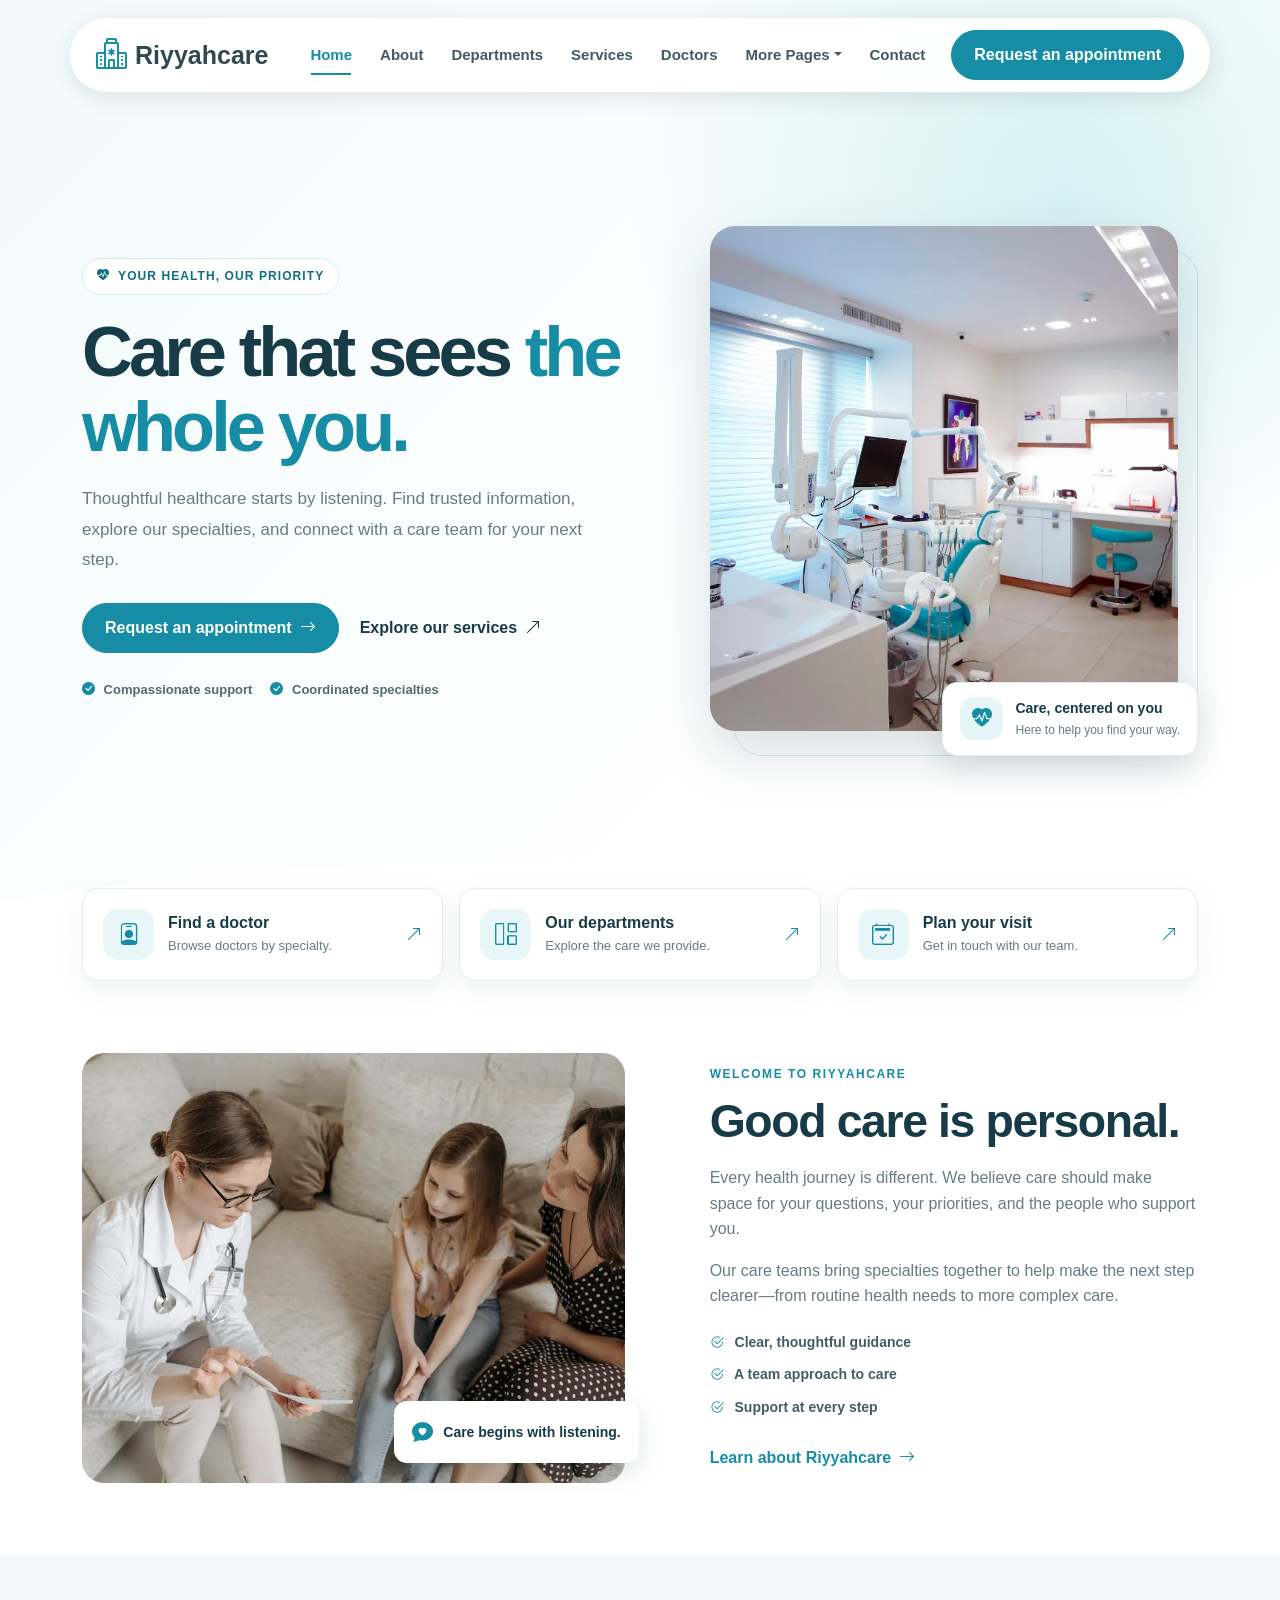
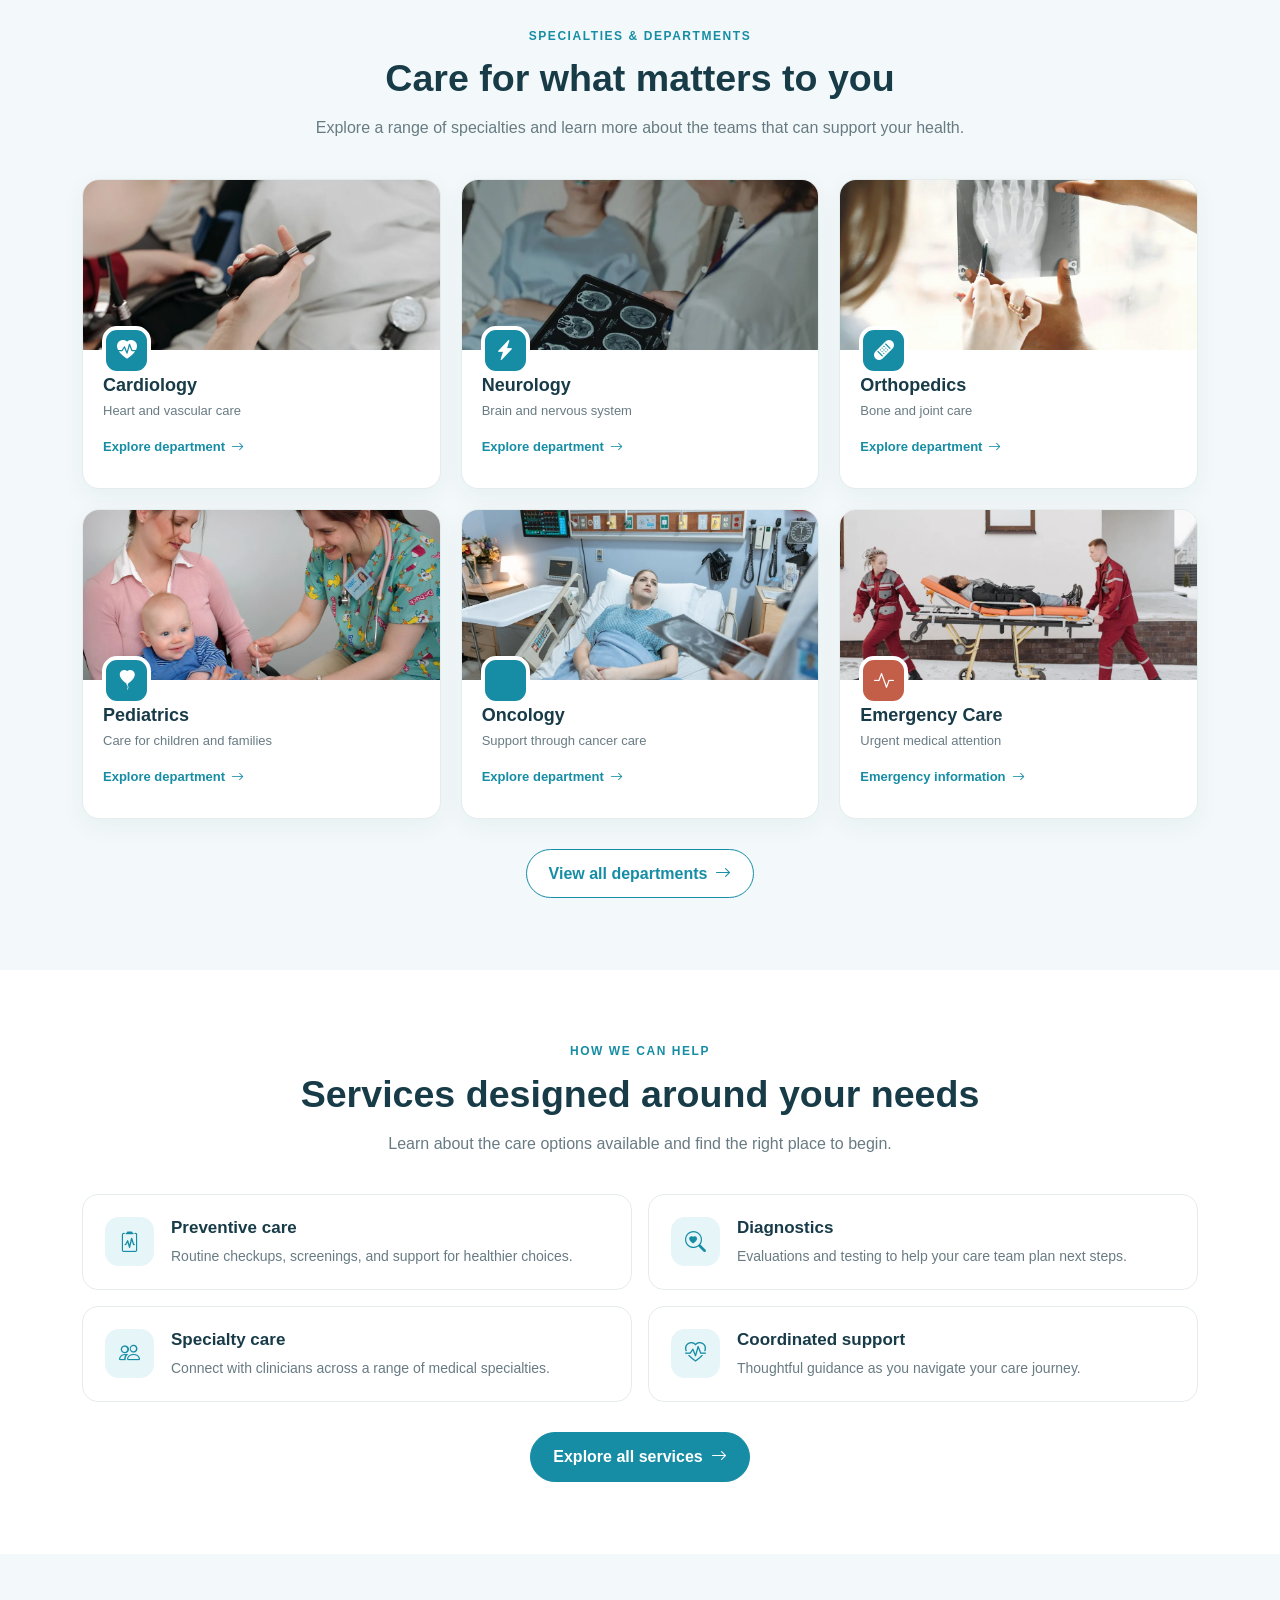
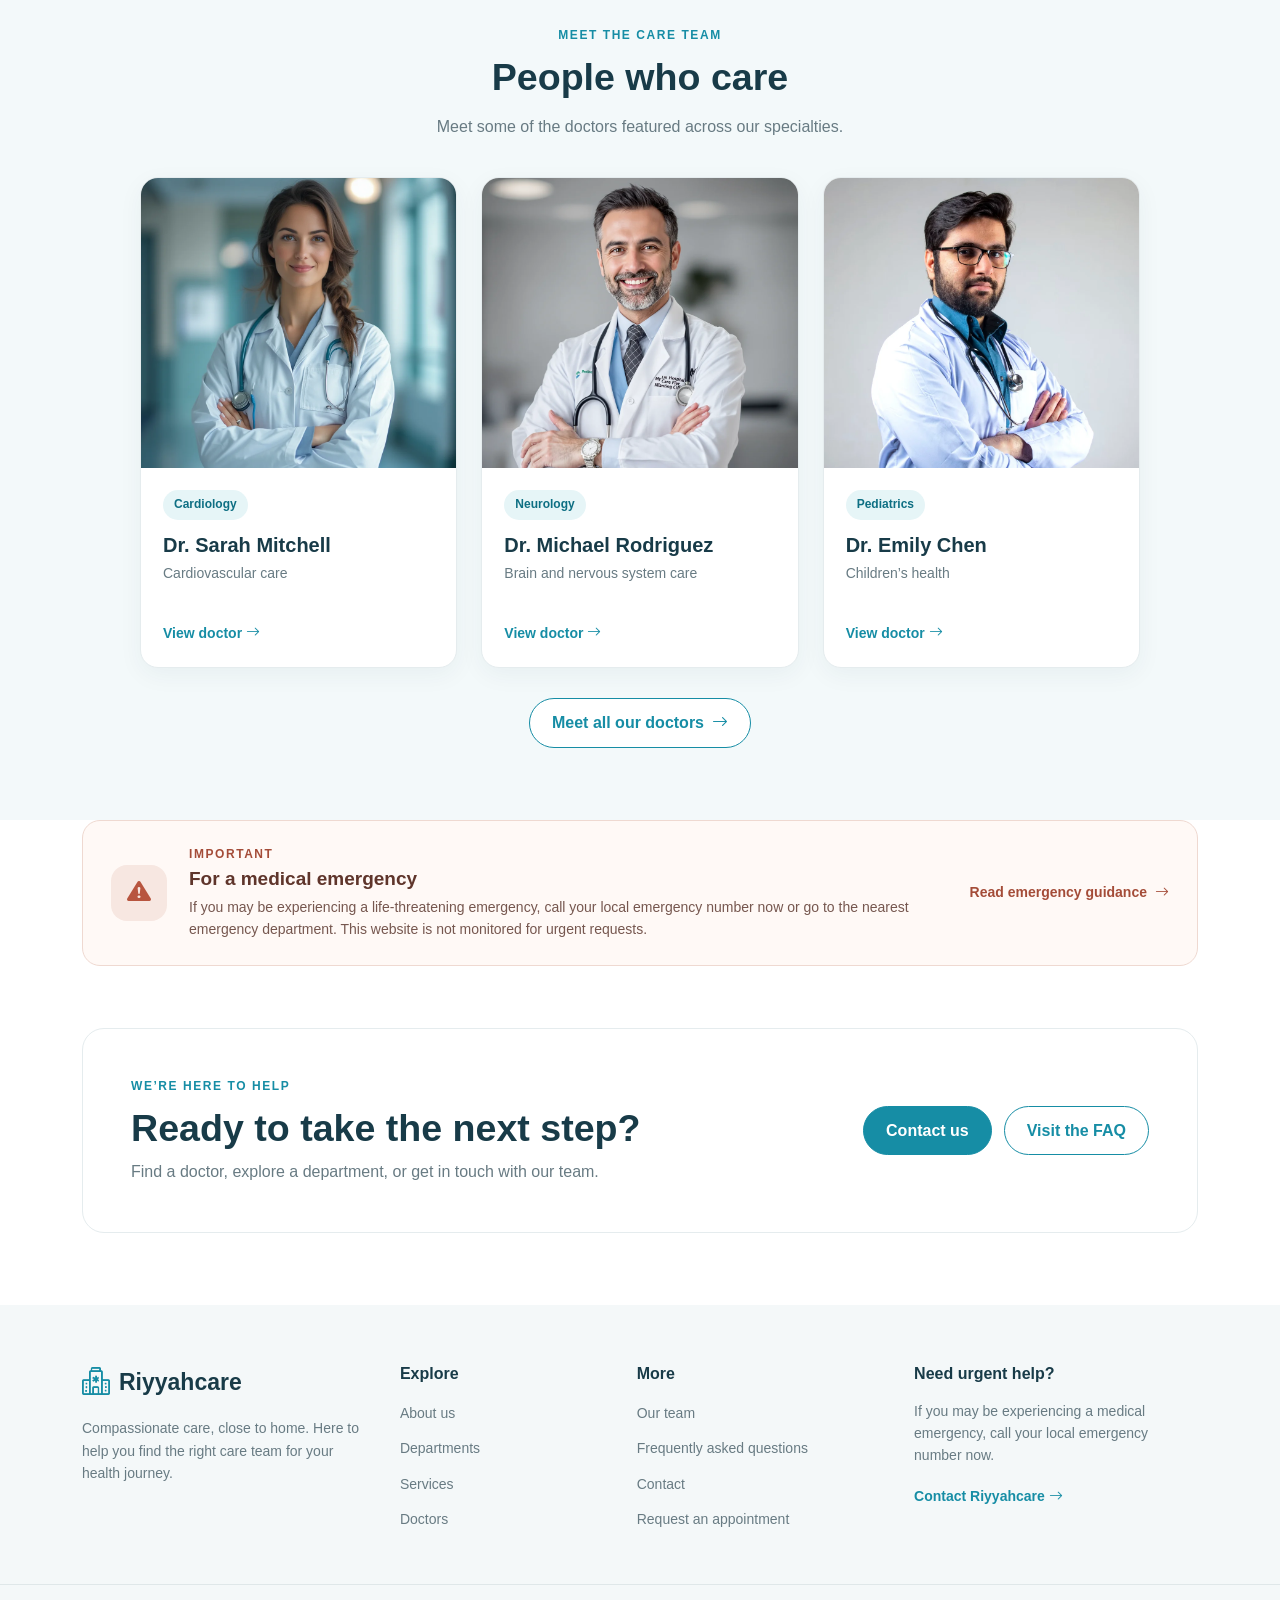
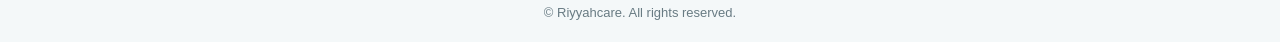
<file: index.html>
<!doctype html>
<html lang="en">

<head>
    <meta charset="UTF-8">
    <meta name="viewport" content="width=device-width, initial-scale=1">
    <meta name="description"
        content="Explore Riyyahcare departments, services, and doctors. Find thoughtful healthcare for every stage of your health journey.">
    <title>Riyyahcare | Compassionate Healthcare</title>
    <link href="https://cdn.jsdelivr.net/npm/bootstrap@5.3.8/dist/css/bootstrap.min.css" rel="stylesheet">
    <link rel="stylesheet" href="https://cdn.jsdelivr.net/npm/bootstrap-icons@1.11.3/font/bootstrap-icons.min.css">
    <link rel="stylesheet" href="site-pages.css">
    <link rel="stylesheet" href="home.css">
</head>

<body class="site-page home-page">
    <nav class="navbar navbar-expand-lg custom-navbar fixed-top container" aria-label="Main navigation">
        <div class="container">
            <a class="navbar-brand logo" href="index.html" aria-label="Riyyahcare home"><i class="bi bi-hospital"
                    aria-hidden="true"></i><span>Riyyahcare</span></a>
            <button class="navbar-toggler" type="button" data-bs-toggle="collapse" data-bs-target="#navbarNav"
                aria-controls="navbarNav" aria-expanded="false" aria-label="Toggle navigation"><i class="bi bi-list"
                    aria-hidden="true"></i></button>
            <div class="collapse navbar-collapse" id="navbarNav">
                <ul class="navbar-nav mx-auto align-items-lg-center">
                    <li class="nav-item"><a class="nav-link active" href="index.html" aria-current="page">Home</a></li>
                    <li class="nav-item"><a class="nav-link" href="About.html">About</a></li>
                    <li class="nav-item"><a class="nav-link" href="Document.html">Departments</a></li>
                    <li class="nav-item"><a class="nav-link" href="Services.html">Services</a></li>
                    <li class="nav-item"><a class="nav-link" href="Doctors.html">Doctors</a></li>
                    <li class="nav-item dropdown">
                        <a class="nav-link dropdown-toggle" href="#" id="morePagesDropdown" role="button"
                            data-bs-toggle="dropdown" aria-expanded="false">More Pages</a>
                        <ul class="dropdown-menu" aria-labelledby="morePagesDropdown">
                            <li><a class="dropdown-item" href="About.html">About Us</a></li>
                            <li><a class="dropdown-item" href="Our-Team.html">Our Team</a></li>
                            <li><a class="dropdown-item" href="FAQ.html">FAQ</a></li>
                        </ul>
                    </li>
                    <li class="nav-item"><a class="nav-link" href="Contact.html">Contact</a></li>
                </ul>
                <a href="Contact.html#appointment" class="appointment-btn">Request an appointment</a>
            </div>
        </div>
    </nav>

    <main>
        <section class="home-hero">
            <div class="container home-hero-content">
                <div class="home-hero-copy">
                    <span class="home-eyebrow"><i class="bi bi-heart-pulse-fill" aria-hidden="true"></i> YOUR HEALTH,
                        OUR PRIORITY</span>
                    <h1>Care that sees <span>the whole you.</span></h1>
                    <p>Thoughtful healthcare starts by listening. Find trusted information, explore our specialties, and
                        connect with a care team for your next step.</p>
                    <div class="home-hero-actions">
                        <a class="btn-primary-pill" href="Contact.html#appointment">Request an appointment <i
                                class="bi bi-arrow-right" aria-hidden="true"></i></a>
                        <a class="home-text-link" href="Services.html">Explore our services <i
                                class="bi bi-arrow-up-right" aria-hidden="true"></i></a>
                    </div>
                    <div class="hero-trust-points">
                        <span><i class="bi bi-check-circle-fill" aria-hidden="true"></i> Compassionate support</span>
                        <span><i class="bi bi-check-circle-fill" aria-hidden="true"></i> Coordinated specialties</span>
                    </div>
                </div>
                <div class="home-hero-image">
                    <img src="asset/facilities-1.webp" alt="Bright, modern healthcare facility" fetchpriority="high">
                    <div class="hero-image-note"><span class="hero-note-icon"><i class="bi bi-heart-pulse-fill"
                                aria-hidden="true"></i></span>
                        <div><strong>Care, centered on you</strong><span>Here to help you find your way.</span></div>
                    </div>
                </div>
            </div>
            <div class="hero-wave" aria-hidden="true"></div>
        </section>

        <section class="home-pathways" aria-label="Quick links">
            <div class="container pathways-grid">
                <a class="pathway-card" href="Doctors.html"><span><i class="bi bi-person-badge"
                            aria-hidden="true"></i></span>
                    <div>
                        <h2>Find a doctor</h2>
                        <p>Browse doctors by specialty.</p>
                    </div><i class="bi bi-arrow-up-right pathway-arrow" aria-hidden="true"></i>
                </a>
                <a class="pathway-card" href="Document.html"><span><i class="bi bi-grid-1x2"
                            aria-hidden="true"></i></span>
                    <div>
                        <h2>Our departments</h2>
                        <p>Explore the care we provide.</p>
                    </div><i class="bi bi-arrow-up-right pathway-arrow" aria-hidden="true"></i>
                </a>
                <a class="pathway-card" href="Contact.html#appointment"><span><i class="bi bi-calendar2-check"
                            aria-hidden="true"></i></span>
                    <div>
                        <h2>Plan your visit</h2>
                        <p>Get in touch with our team.</p>
                    </div><i class="bi bi-arrow-up-right pathway-arrow" aria-hidden="true"></i>
                </a>
            </div>
        </section>

        <section class="content-section home-about">
            <div class="container home-about-grid">
                <div class="home-about-image">
                    <img src="asset/consultation-3.webp" alt="A clinician listening to a patient during a consultation"
                        loading="lazy">
                    <div class="about-image-caption"><i class="bi bi-chat-heart-fill" aria-hidden="true"></i><span>Care
                            begins with listening.</span></div>
                </div>
                <div class="home-about-copy">
                    <span class="eyebrow">WELCOME TO RIYYAHCARE</span>
                    <h2>Good care is personal.</h2>
                    <p>Every health journey is different. We believe care should make space for your questions, your
                        priorities, and the people who support you.</p>
                    <p>Our care teams bring specialties together to help make the next step clearer—from routine health
                        needs to more complex care.</p>
                    <div class="about-benefits">
                        <span><i class="bi bi-check2-circle" aria-hidden="true"></i> Clear, thoughtful guidance</span>
                        <span><i class="bi bi-check2-circle" aria-hidden="true"></i> A team approach to care</span>
                        <span><i class="bi bi-check2-circle" aria-hidden="true"></i> Support at every step</span>
                    </div>
                    <a class="text-link" href="About.html">Learn about Riyyahcare <i class="bi bi-arrow-right"
                            aria-hidden="true"></i></a>
                </div>
            </div>
        </section>

        <section class="content-section soft-section home-departments">
            <div class="container">
                <div class="section-heading">
                    <span class="eyebrow">SPECIALTIES & DEPARTMENTS</span>
                    <h2>Care for what matters to you</h2>
                    <p>Explore a range of specialties and learn more about the teams that can support your health.</p>
                </div>
                <div class="home-department-grid">
                    <a class="home-department-card" href="Document.html#departments"><img src="asset/cardiology-3.webp"
                            alt="Cardiology" loading="lazy"><span class="department-icon"><i
                                class="bi bi-heart-pulse-fill" aria-hidden="true"></i></span>
                        <div>
                            <h3>Cardiology</h3>
                            <p>Heart and vascular care</p><span class="department-link">Explore department <i
                                    class="bi bi-arrow-right" aria-hidden="true"></i></span>
                        </div>
                    </a>
                    <a class="home-department-card" href="Document.html#departments"><img src="asset/neurology-2.webp"
                            alt="Neurology" loading="lazy"><span class="department-icon"><i
                                class="bi bi-lightning-charge-fill" aria-hidden="true"></i></span>
                        <div>
                            <h3>Neurology</h3>
                            <p>Brain and nervous system</p><span class="department-link">Explore department <i
                                    class="bi bi-arrow-right" aria-hidden="true"></i></span>
                        </div>
                    </a>
                    <a class="home-department-card" href="Document.html#departments"><img src="asset/orthopedics-4.webp"
                            alt="Orthopedics" loading="lazy"><span class="department-icon"><i class="bi bi-bandaid-fill"
                                aria-hidden="true"></i></span>
                        <div>
                            <h3>Orthopedics</h3>
                            <p>Bone and joint care</p><span class="department-link">Explore department <i
                                    class="bi bi-arrow-right" aria-hidden="true"></i></span>
                        </div>
                    </a>
                    <a class="home-department-card" href="Document.html#departments"><img src="asset/pediatrics-3.webp"
                            alt="Pediatrics" loading="lazy"><span class="department-icon"><i
                                class="bi bi-balloon-heart-fill" aria-hidden="true"></i></span>
                        <div>
                            <h3>Pediatrics</h3>
                            <p>Care for children and families</p><span class="department-link">Explore department <i
                                    class="bi bi-arrow-right" aria-hidden="true"></i></span>
                        </div>
                    </a>
                    <a class="home-department-card" href="Document.html#departments"><img src="asset/oncology-4.webp"
                            alt="Oncology" loading="lazy"><span class="department-icon"><i class="bi bi-ribbon"
                                aria-hidden="true"></i></span>
                        <div>
                            <h3>Oncology</h3>
                            <p>Support through cancer care</p><span class="department-link">Explore department <i
                                    class="bi bi-arrow-right" aria-hidden="true"></i></span>
                        </div>
                    </a>
                    <a class="home-department-card" href="Document.html#departments"><img src="asset/emergency-2.webp"
                            alt="Emergency care" loading="lazy"><span class="department-icon department-icon-urgent"><i
                                class="bi bi-activity" aria-hidden="true"></i></span>
                        <div>
                            <h3>Emergency Care</h3>
                            <p>Urgent medical attention</p><span class="department-link">Emergency information <i
                                    class="bi bi-arrow-right" aria-hidden="true"></i></span>
                        </div>
                    </a>
                </div>
                <div class="section-action"><a class="btn-outline-pill" href="Document.html">View all departments <i
                            class="bi bi-arrow-right" aria-hidden="true"></i></a></div>
            </div>
        </section>

        <section class="content-section home-services">
            <div class="container">
                <div class="section-heading">
                    <span class="eyebrow">HOW WE CAN HELP</span>
                    <h2>Services designed around your needs</h2>
                    <p>Learn about the care options available and find the right place to begin.</p>
                </div>
                <div class="home-services-grid">
                    <article class="home-service-card"><span><i class="bi bi-clipboard2-pulse"
                                aria-hidden="true"></i></span>
                        <div>
                            <h3>Preventive care</h3>
                            <p>Routine checkups, screenings, and support for healthier choices.</p>
                        </div>
                    </article>
                    <article class="home-service-card"><span><i class="bi bi-search-heart"
                                aria-hidden="true"></i></span>
                        <div>
                            <h3>Diagnostics</h3>
                            <p>Evaluations and testing to help your care team plan next steps.</p>
                        </div>
                    </article>
                    <article class="home-service-card"><span><i class="bi bi-people" aria-hidden="true"></i></span>
                        <div>
                            <h3>Specialty care</h3>
                            <p>Connect with clinicians across a range of medical specialties.</p>
                        </div>
                    </article>
                    <article class="home-service-card"><span><i class="bi bi-heart-pulse" aria-hidden="true"></i></span>
                        <div>
                            <h3>Coordinated support</h3>
                            <p>Thoughtful guidance as you navigate your care journey.</p>
                        </div>
                    </article>
                </div>
                <div class="section-action"><a class="btn-primary-pill" href="Services.html">Explore all services <i
                            class="bi bi-arrow-right" aria-hidden="true"></i></a></div>
            </div>
        </section>

        <section class="content-section soft-section home-doctors">
            <div class="container">
                <div class="section-heading">
                    <span class="eyebrow">MEET THE CARE TEAM</span>
                    <h2>People who care</h2>
                    <p>Meet some of the doctors featured across our specialties.</p>
                </div>
                <div class="doctor-grid home-doctor-grid">
                    <article class="doctor-card"><img src="asset/staff-3.webp" alt="Dr. Sarah Mitchell, cardiologist"
                            loading="lazy">
                        <div class="doctor-card-body"><span class="doctor-specialty">Cardiology</span>
                            <h3>Dr. Sarah Mitchell</h3>
                            <p>Cardiovascular care</p><a href="Doctors.html">View doctor <i class="bi bi-arrow-right"
                                    aria-hidden="true"></i></a>
                        </div>
                    </article>
                    <article class="doctor-card"><img src="asset/staff-7.webp" alt="Dr. Michael Rodriguez, neurologist"
                            loading="lazy">
                        <div class="doctor-card-body"><span class="doctor-specialty">Neurology</span>
                            <h3>Dr. Michael Rodriguez</h3>
                            <p>Brain and nervous system care</p><a href="Doctors.html">View doctor <i
                                    class="bi bi-arrow-right" aria-hidden="true"></i></a>
                        </div>
                    </article>
                    <article class="doctor-card"><img src="asset/staff-1.webp" alt="Dr. Emily Chen, pediatrician"
                            loading="lazy">
                        <div class="doctor-card-body"><span class="doctor-specialty">Pediatrics</span>
                            <h3>Dr. Emily Chen</h3>
                            <p>Children’s health</p><a href="Doctors.html">View doctor <i class="bi bi-arrow-right"
                                    aria-hidden="true"></i></a>
                        </div>
                    </article>
                </div>
                <div class="section-action"><a class="btn-outline-pill" href="Doctors.html">Meet all our doctors <i
                            class="bi bi-arrow-right" aria-hidden="true"></i></a></div>
            </div>
        </section>

        <section class="home-emergency-section" aria-labelledby="emergency-title">
            <div class="container">
                <div class="home-emergency">
                    <span class="home-emergency-icon"><i class="bi bi-exclamation-triangle-fill"
                            aria-hidden="true"></i></span>
                    <div><span class="eyebrow">IMPORTANT</span>
                        <h2 id="emergency-title">For a medical emergency</h2>
                        <p>If you may be experiencing a life-threatening emergency, call your local emergency number now
                            or go to the nearest emergency department. This website is not monitored for urgent
                            requests.</p>
                    </div>
                    <a href="FAQ.html">Read emergency guidance <i class="bi bi-arrow-right" aria-hidden="true"></i></a>
                </div>
            </div>
        </section>

        <section class="content-section home-final-cta">
            <div class="container">
                <div class="callout-panel">
                    <div><span class="eyebrow">WE’RE HERE TO HELP</span>
                        <h2>Ready to take the next step?</h2>
                        <p>Find a doctor, explore a department, or get in touch with our team.</p>
                    </div>
                    <div class="callout-actions"><a class="btn-primary-pill" href="Contact.html#appointment">Contact
                            us</a><a class="btn-outline-pill" href="FAQ.html">Visit the FAQ</a></div>
                </div>
            </div>
        </section>
    </main>

    <footer class="site-footer">
        <div class="container footer-grid">
            <div class="footer-about"><a class="footer-brand" href="index.html"><i class="bi bi-hospital"
                        aria-hidden="true"></i> Riyyahcare</a>
                <p>Compassionate care, close to home. Here to help you find the right care team for your health journey.
                </p>
            </div>
            <div>
                <h2>Explore</h2>
                <ul>
                    <li><a href="About.html">About us</a></li>
                    <li><a href="Document.html">Departments</a></li>
                    <li><a href="Services.html">Services</a></li>
                    <li><a href="Doctors.html">Doctors</a></li>
                </ul>
            </div>
            <div>
                <h2>More</h2>
                <ul>
                    <li><a href="Our-Team.html">Our team</a></li>
                    <li><a href="FAQ.html">Frequently asked questions</a></li>
                    <li><a href="Contact.html">Contact</a></li>
                    <li><a href="Contact.html#appointment">Request an appointment</a></li>
                </ul>
            </div>
            <div class="footer-emergency">
                <h2>Need urgent help?</h2>
                <p>If you may be experiencing a medical emergency, call your local emergency number now.</p><a
                    href="Contact.html">Contact Riyyahcare <i class="bi bi-arrow-right" aria-hidden="true"></i></a>
            </div>
        </div>
        <div class="copyright">
            <div class="container">
                <p>© Riyyahcare. All rights reserved.</p>
            </div>
        </div>
    </footer>
    <script src="https://cdn.jsdelivr.net/npm/bootstrap@5.3.8/dist/js/bootstrap.bundle.min.js"></script>
</body>

</html>
</file>
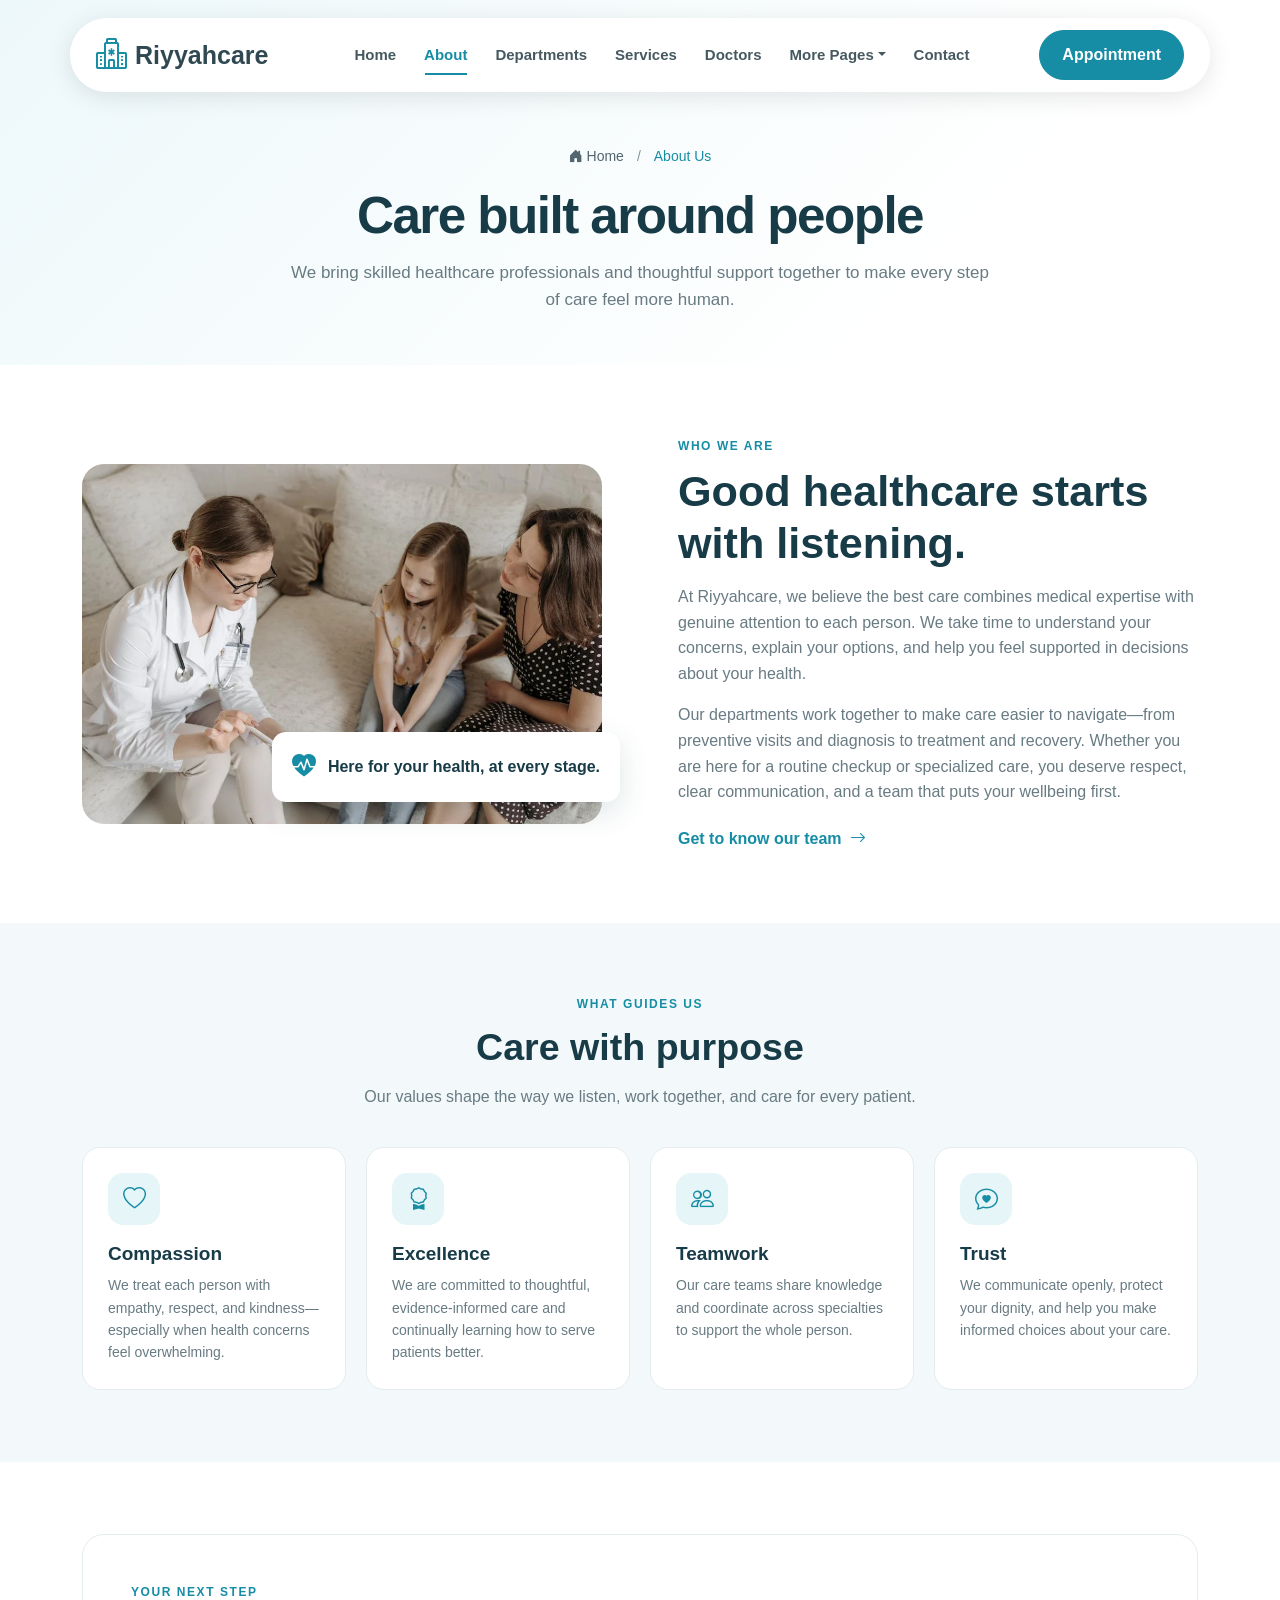
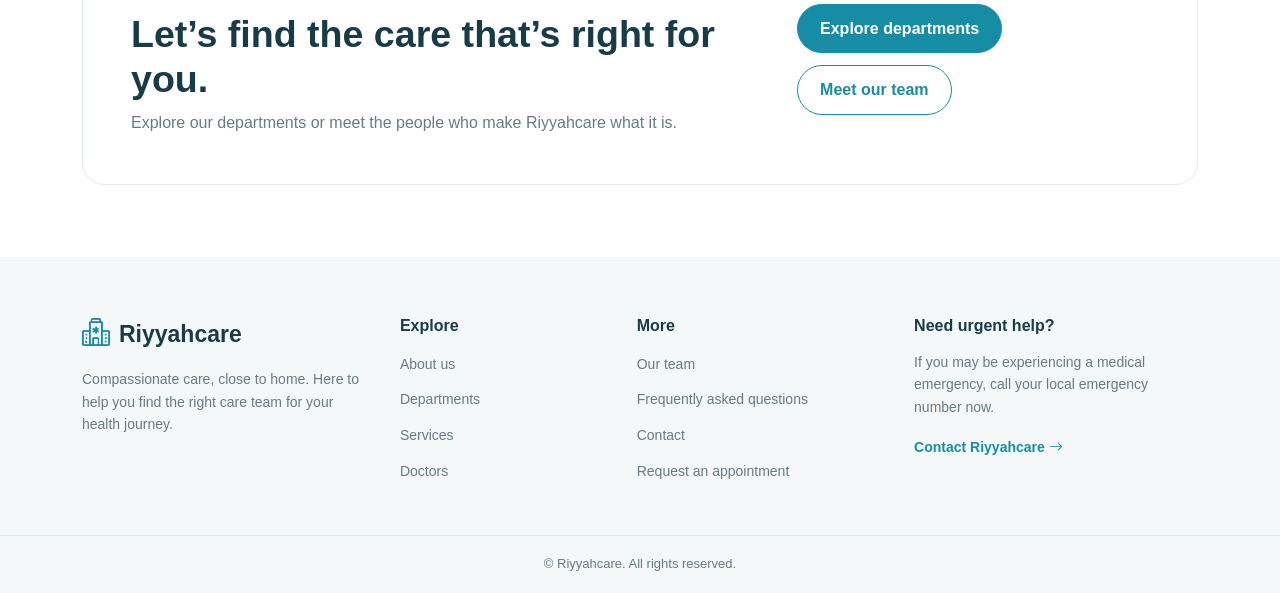
<file: About.html>
<!doctype html>
<html lang="en">

<head>
    <meta charset="UTF-8">
    <meta name="viewport" content="width=device-width, initial-scale=1">
    <meta name="description"
        content="Learn about Riyyahcare and our commitment to compassionate, coordinated healthcare.">
    <title>About Us | Riyyahcare</title>
    <link href="https://cdn.jsdelivr.net/npm/bootstrap@5.3.8/dist/css/bootstrap.min.css" rel="stylesheet">
    <link rel="stylesheet" href="https://cdn.jsdelivr.net/npm/bootstrap-icons@1.11.3/font/bootstrap-icons.min.css">
    <link rel="stylesheet" href="site-pages.css">
</head>

<body class="site-page">
    <nav class="navbar navbar-expand-lg custom-navbar fixed-top container" aria-label="Main navigation">
        <div class="container">
            <a class="navbar-brand logo" href="index.html"><i class="bi bi-hospital"
                    aria-hidden="true"></i><span>Riyyahcare</span></a>
            <button class="navbar-toggler" type="button" data-bs-toggle="collapse" data-bs-target="#navbarNav"
                aria-controls="navbarNav" aria-expanded="false" aria-label="Toggle navigation">
                <i class="bi bi-list" aria-hidden="true"></i>
            </button>
            <div class="collapse navbar-collapse" id="navbarNav">
                <ul class="navbar-nav mx-auto align-items-lg-center">
                    <li class="nav-item"><a class="nav-link" href="index.html">Home</a></li>
                    <li class="nav-item"><a class="nav-link active" href="About.html" aria-current="page">About</a></li>
                    <li class="nav-item"><a class="nav-link" href="Document.html">Departments</a></li>
                    <li class="nav-item"><a class="nav-link" href="Services.html">Services</a></li>
                    <li class="nav-item"><a class="nav-link" href="Doctors.html">Doctors</a></li>
                    <li class="nav-item dropdown">
                        <a class="nav-link dropdown-toggle" href="#" id="morePagesDropdown" role="button"
                            data-bs-toggle="dropdown" aria-expanded="false">More Pages</a>
                        <ul class="dropdown-menu" aria-labelledby="morePagesDropdown">
                            <li><a class="dropdown-item" href="About.html">About Us</a></li>
                            <li><a class="dropdown-item" href="Our-Team.html">Our Team</a></li>
                            <li><a class="dropdown-item" href="FAQ.html">FAQ</a></li>
                        </ul>
                    </li>
                    <li class="nav-item"><a class="nav-link" href="Contact.html">Contact</a></li>
                </ul>
                <a href="Contact.html#appointment" class="appointment-btn">Appointment</a>
            </div>
        </div>
    </nav>

    <main>
        <header class="page-heading">
            <nav class="breadcrumb-section" aria-label="Breadcrumb"><a href="index.html"><i
                        class="bi bi-house-door-fill" aria-hidden="true"></i> Home</a><span
                    aria-hidden="true">/</span><span class="active" aria-current="page">About Us</span></nav>
            <h1>Care built around people</h1>
            <p>We bring skilled healthcare professionals and thoughtful support together to make every step of care feel
                more human.</p>
        </header>

        <section class="content-section">
            <div class="container">
                <div class="about-story">
                    <div class="about-story-image">
                        <img src="asset/consultation-3.webp"
                            alt="A clinician speaking with a patient during a consultation" loading="lazy">
                        <div class="image-note"><i class="bi bi-heart-pulse-fill" aria-hidden="true"></i><span>Here for
                                your health, at every stage.</span></div>
                    </div>
                    <div class="about-story-copy">
                        <span class="eyebrow">WHO WE ARE</span>
                        <h2>Good healthcare starts with listening.</h2>
                        <p>At Riyyahcare, we believe the best care combines medical expertise with genuine attention to
                            each person. We take time to understand your concerns, explain your options, and help you
                            feel supported in decisions about your health.</p>
                        <p>Our departments work together to make care easier to navigate—from preventive visits and
                            diagnosis to treatment and recovery. Whether you are here for a routine checkup or
                            specialized care, you deserve respect, clear communication, and a team that puts your
                            wellbeing first.</p>
                        <a class="text-link" href="Our-Team.html">Get to know our team <i class="bi bi-arrow-right"
                                aria-hidden="true"></i></a>
                    </div>
                </div>
            </div>
        </section>

        <section class="content-section soft-section">
            <div class="container">
                <div class="section-heading">
                    <span class="eyebrow">WHAT GUIDES US</span>
                    <h2>Care with purpose</h2>
                    <p>Our values shape the way we listen, work together, and care for every patient.</p>
                </div>
                <div class="value-grid">
                    <article class="value-card"><span class="value-icon"><i class="bi bi-heart"
                                aria-hidden="true"></i></span>
                        <h3>Compassion</h3>
                        <p>We treat each person with empathy, respect, and kindness—especially when health concerns feel
                            overwhelming.</p>
                    </article>
                    <article class="value-card"><span class="value-icon"><i class="bi bi-award"
                                aria-hidden="true"></i></span>
                        <h3>Excellence</h3>
                        <p>We are committed to thoughtful, evidence-informed care and continually learning how to serve
                            patients better.</p>
                    </article>
                    <article class="value-card"><span class="value-icon"><i class="bi bi-people"
                                aria-hidden="true"></i></span>
                        <h3>Teamwork</h3>
                        <p>Our care teams share knowledge and coordinate across specialties to support the whole person.
                        </p>
                    </article>
                    <article class="value-card"><span class="value-icon"><i class="bi bi-chat-heart"
                                aria-hidden="true"></i></span>
                        <h3>Trust</h3>
                        <p>We communicate openly, protect your dignity, and help you make informed choices about your
                            care.</p>
                    </article>
                </div>
            </div>
        </section>

        <section class="content-section">
            <div class="container">
                <div class="callout-panel">
                    <div><span class="eyebrow">YOUR NEXT STEP</span>
                        <h2>Let’s find the care that’s right for you.</h2>
                        <p>Explore our departments or meet the people who make Riyyahcare what it is.</p>
                    </div>
                    <div class="callout-actions"><a class="btn-primary-pill" href="Document.html">Explore
                            departments</a><a class="btn-outline-pill" href="Our-Team.html">Meet our team</a></div>
                </div>
            </div>
        </section>
    </main>

    <footer class="site-footer">
        <div class="container footer-grid">
            <div class="footer-about"><a class="footer-brand" href="index.html"><i class="bi bi-hospital"
                        aria-hidden="true"></i> Riyyahcare</a>
                <p>Compassionate care, close to home. Here to help you find the right care team for your health journey.
                </p>
            </div>
            <div>
                <h2>Explore</h2>
                <ul>
                    <li><a href="About.html">About us</a></li>
                    <li><a href="Document.html">Departments</a></li>
                    <li><a href="Services.html">Services</a></li>
                    <li><a href="Doctors.html">Doctors</a></li>
                </ul>
            </div>
            <div>
                <h2>More</h2>
                <ul>
                    <li><a href="Our-Team.html">Our team</a></li>
                    <li><a href="FAQ.html">Frequently asked questions</a></li>
                    <li><a href="Contact.html">Contact</a></li>
                    <li><a href="Contact.html#appointment">Request an appointment</a></li>
                </ul>
            </div>
            <div class="footer-emergency">
                <h2>Need urgent help?</h2>
                <p>If you may be experiencing a medical emergency, call your local emergency number now.</p><a
                    href="Contact.html">Contact Riyyahcare <i class="bi bi-arrow-right" aria-hidden="true"></i></a>
            </div>
        </div>
        <div class="copyright">
            <div class="container">
                <p>© Riyyahcare. All rights reserved.</p>
            </div>
        </div>
    </footer>
    <script src="https://cdn.jsdelivr.net/npm/bootstrap@5.3.8/dist/js/bootstrap.bundle.min.js"></script>
</body>

</html>
</file>
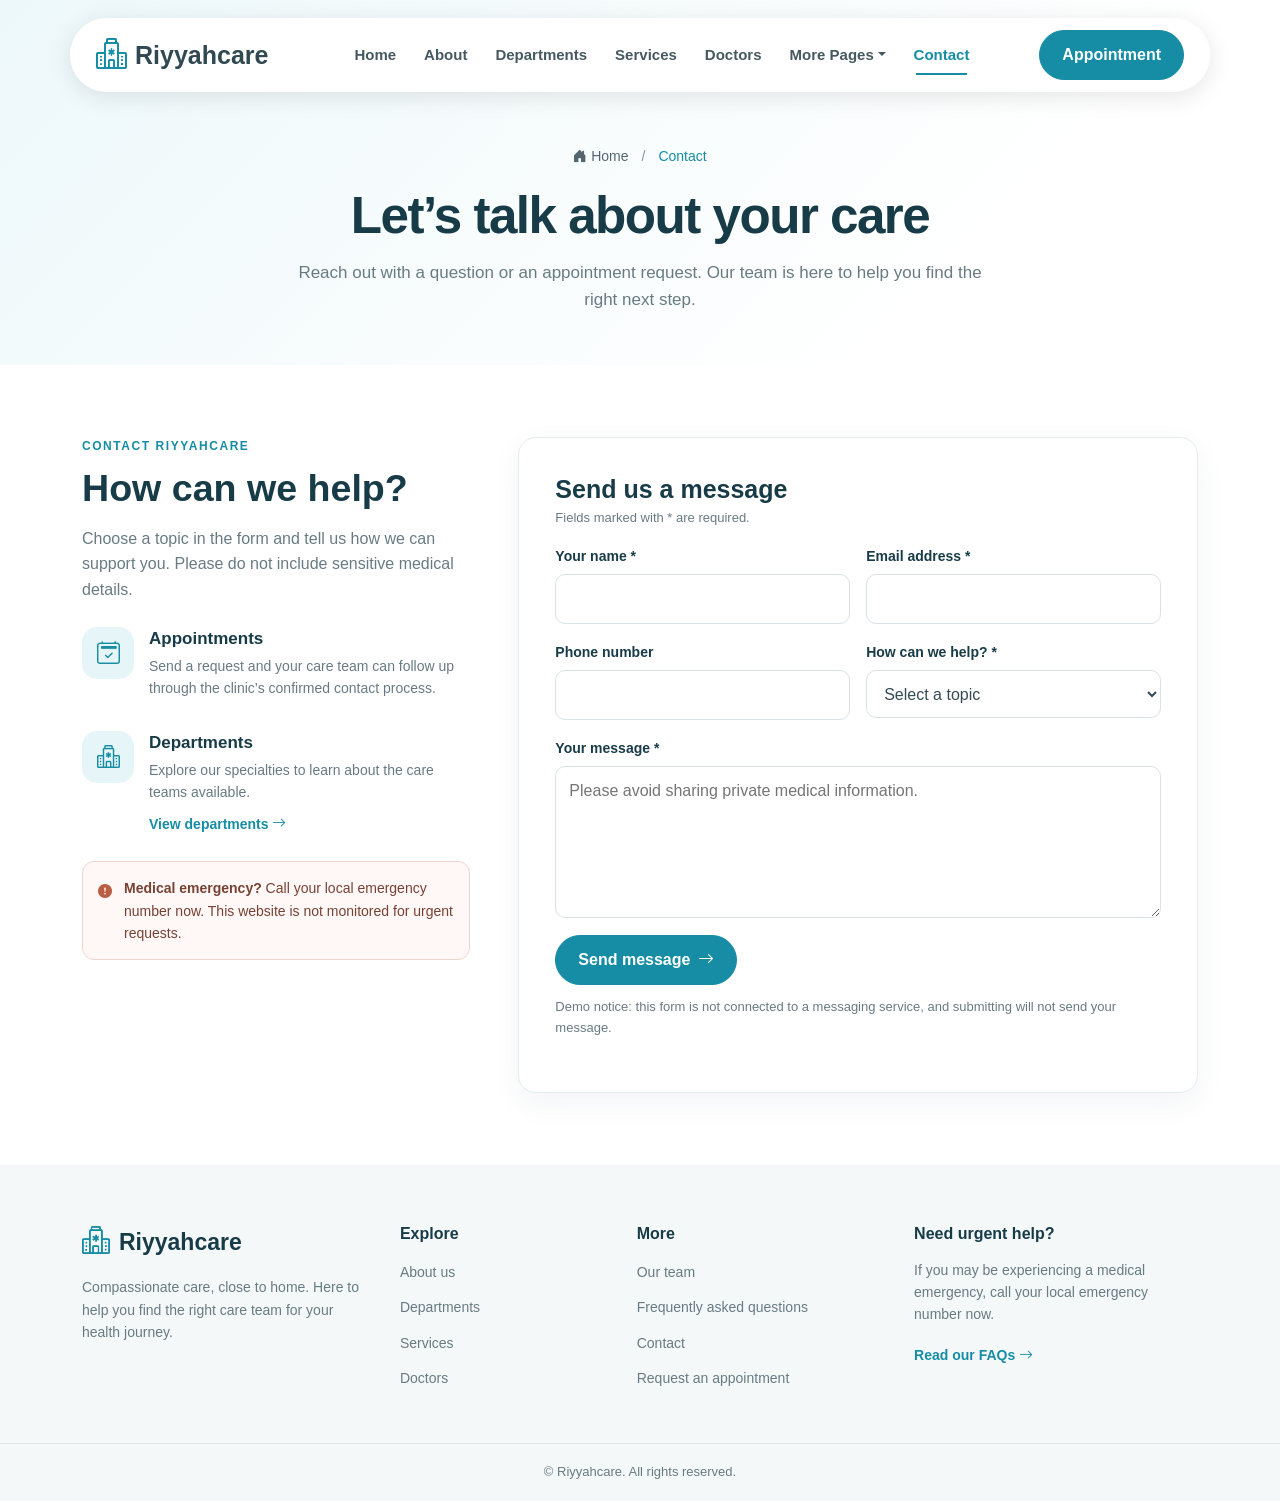
<file: Contact.html>
<!doctype html>
<html lang="en">

<head>
    <meta charset="UTF-8">
    <meta name="viewport" content="width=device-width, initial-scale=1">
    <meta name="description" content="Contact Riyyahcare with questions or an appointment request.">
    <title>Contact Us | Riyyahcare</title>
    <link href="https://cdn.jsdelivr.net/npm/bootstrap@5.3.8/dist/css/bootstrap.min.css" rel="stylesheet">
    <link rel="stylesheet" href="https://cdn.jsdelivr.net/npm/bootstrap-icons@1.11.3/font/bootstrap-icons.min.css">
    <link rel="stylesheet" href="site-pages.css">
</head>

<body class="site-page">
    <nav class="navbar navbar-expand-lg custom-navbar fixed-top container" aria-label="Main navigation">
        <div class="container"><a class="navbar-brand logo" href="index.html"><i class="bi bi-hospital"
                    aria-hidden="true"></i><span>Riyyahcare</span></a><button class="navbar-toggler" type="button"
                data-bs-toggle="collapse" data-bs-target="#navbarNav" aria-controls="navbarNav" aria-expanded="false"
                aria-label="Toggle navigation"><i class="bi bi-list" aria-hidden="true"></i></button>
            <div class="collapse navbar-collapse" id="navbarNav">
                <ul class="navbar-nav mx-auto align-items-lg-center">
                    <li class="nav-item"><a class="nav-link" href="index.html">Home</a></li>
                    <li class="nav-item"><a class="nav-link" href="About.html">About</a></li>
                    <li class="nav-item"><a class="nav-link" href="Document.html">Departments</a></li>
                    <li class="nav-item"><a class="nav-link" href="Services.html">Services</a></li>
                    <li class="nav-item"><a class="nav-link" href="Doctors.html">Doctors</a></li>
                    <li class="nav-item dropdown"><a class="nav-link dropdown-toggle" href="#" id="morePagesDropdown"
                            role="button" data-bs-toggle="dropdown" aria-expanded="false">More Pages</a>
                        <ul class="dropdown-menu" aria-labelledby="morePagesDropdown">
                            <li><a class="dropdown-item" href="About.html">About Us</a></li>
                            <li><a class="dropdown-item" href="Our-Team.html">Our Team</a></li>
                            <li><a class="dropdown-item" href="FAQ.html">FAQ</a></li>
                        </ul>
                    </li>
                    <li class="nav-item"><a class="nav-link active" href="Contact.html" aria-current="page">Contact</a>
                    </li>
                </ul><a href="#appointment" class="appointment-btn">Appointment</a>
            </div>
        </div>
    </nav>
    <main>
        <header class="page-heading">
            <nav class="breadcrumb-section" aria-label="Breadcrumb"><a href="index.html"><i
                        class="bi bi-house-door-fill" aria-hidden="true"></i> Home</a><span
                    aria-hidden="true">/</span><span class="active" aria-current="page">Contact</span></nav>
            <h1>Let’s talk about your care</h1>
            <p>Reach out with a question or an appointment request. Our team is here to help you find the right next
                step.</p>
        </header>
        <section class="content-section">
            <div class="container contact-layout">
                <aside class="contact-sidebar"><span class="eyebrow">CONTACT RIYYAHCARE</span>
                    <h2>How can we help?</h2>
                    <p>Choose a topic in the form and tell us how we can support you. Please do not include sensitive
                        medical details.</p>
                    <div class="contact-detail"><span class="contact-icon"><i class="bi bi-calendar2-check"
                                aria-hidden="true"></i></span>
                        <div>
                            <h3>Appointments</h3>
                            <p>Send a request and your care team can follow up through the clinic’s confirmed contact
                                process.</p>
                        </div>
                    </div>
                    <div class="contact-detail"><span class="contact-icon"><i class="bi bi-hospital"
                                aria-hidden="true"></i></span>
                        <div>
                            <h3>Departments</h3>
                            <p>Explore our specialties to learn about the care teams available.</p><a
                                href="Document.html">View departments <i class="bi bi-arrow-right"
                                    aria-hidden="true"></i></a>
                        </div>
                    </div>
                    <div class="urgent-note"><i class="bi bi-exclamation-circle-fill" aria-hidden="true"></i>
                        <p><strong>Medical emergency?</strong> Call your local emergency number now. This website is not
                            monitored for urgent requests.</p>
                    </div>
                </aside>
                <div class="contact-form-panel" id="appointment">
                    <h2>Send us a message</h2>
                    <p class="form-intro">Fields marked with * are required.</p>
                    <form id="contact-form">
                        <div class="form-row">
                            <div class="form-field"><label for="contact-name">Your name *</label><input
                                    id="contact-name" name="name" autocomplete="name" required></div>
                            <div class="form-field"><label for="contact-email">Email address *</label><input
                                    id="contact-email" name="email" type="email" autocomplete="email" required></div>
                        </div>
                        <div class="form-row">
                            <div class="form-field"><label for="contact-phone">Phone number</label><input
                                    id="contact-phone" name="phone" type="tel" autocomplete="tel"></div>
                            <div class="form-field"><label for="contact-topic">How can we help? *</label><select
                                    id="contact-topic" name="topic" required>
                                    <option value="" selected disabled>Select a topic</option>
                                    <option>Appointment request</option>
                                    <option>Question about a department</option>
                                    <option>General question</option>
                                    <option>Other</option>
                                </select></div>
                        </div>
                        <div class="form-field"><label for="contact-message">Your message *</label><textarea
                                id="contact-message" name="message" rows="5" required
                                placeholder="Please avoid sharing private medical information."></textarea></div>
                        <button class="btn-primary-pill" type="submit">Send message <i class="bi bi-arrow-right"
                                aria-hidden="true"></i></button>
                        <p class="form-disclaimer">Demo notice: this form is not connected to a messaging service, and
                            submitting will not send your message.</p>
                        <p class="form-status" id="contact-status" role="status" aria-live="polite"></p>
                    </form>
                </div>
            </div>
        </section>
    </main>
    <footer class="site-footer">
        <div class="container footer-grid">
            <div class="footer-about"><a class="footer-brand" href="index.html"><i class="bi bi-hospital"
                        aria-hidden="true"></i> Riyyahcare</a>
                <p>Compassionate care, close to home. Here to help you find the right care team for your health journey.
                </p>
            </div>
            <div>
                <h2>Explore</h2>
                <ul>
                    <li><a href="About.html">About us</a></li>
                    <li><a href="Document.html">Departments</a></li>
                    <li><a href="Services.html">Services</a></li>
                    <li><a href="Doctors.html">Doctors</a></li>
                </ul>
            </div>
            <div>
                <h2>More</h2>
                <ul>
                    <li><a href="Our-Team.html">Our team</a></li>
                    <li><a href="FAQ.html">Frequently asked questions</a></li>
                    <li><a href="Contact.html">Contact</a></li>
                    <li><a href="Contact.html#appointment">Request an appointment</a></li>
                </ul>
            </div>
            <div class="footer-emergency">
                <h2>Need urgent help?</h2>
                <p>If you may be experiencing a medical emergency, call your local emergency number now.</p><a
                    href="FAQ.html">Read our FAQs <i class="bi bi-arrow-right" aria-hidden="true"></i></a>
            </div>
        </div>
        <div class="copyright">
            <div class="container">
                <p>© Riyyahcare. All rights reserved.</p>
            </div>
        </div>
    </footer>
    <script src="https://cdn.jsdelivr.net/npm/bootstrap@5.3.8/dist/js/bootstrap.bundle.min.js"></script>
    <script src="site-pages.js"></script>
</body>

</html>
</file>
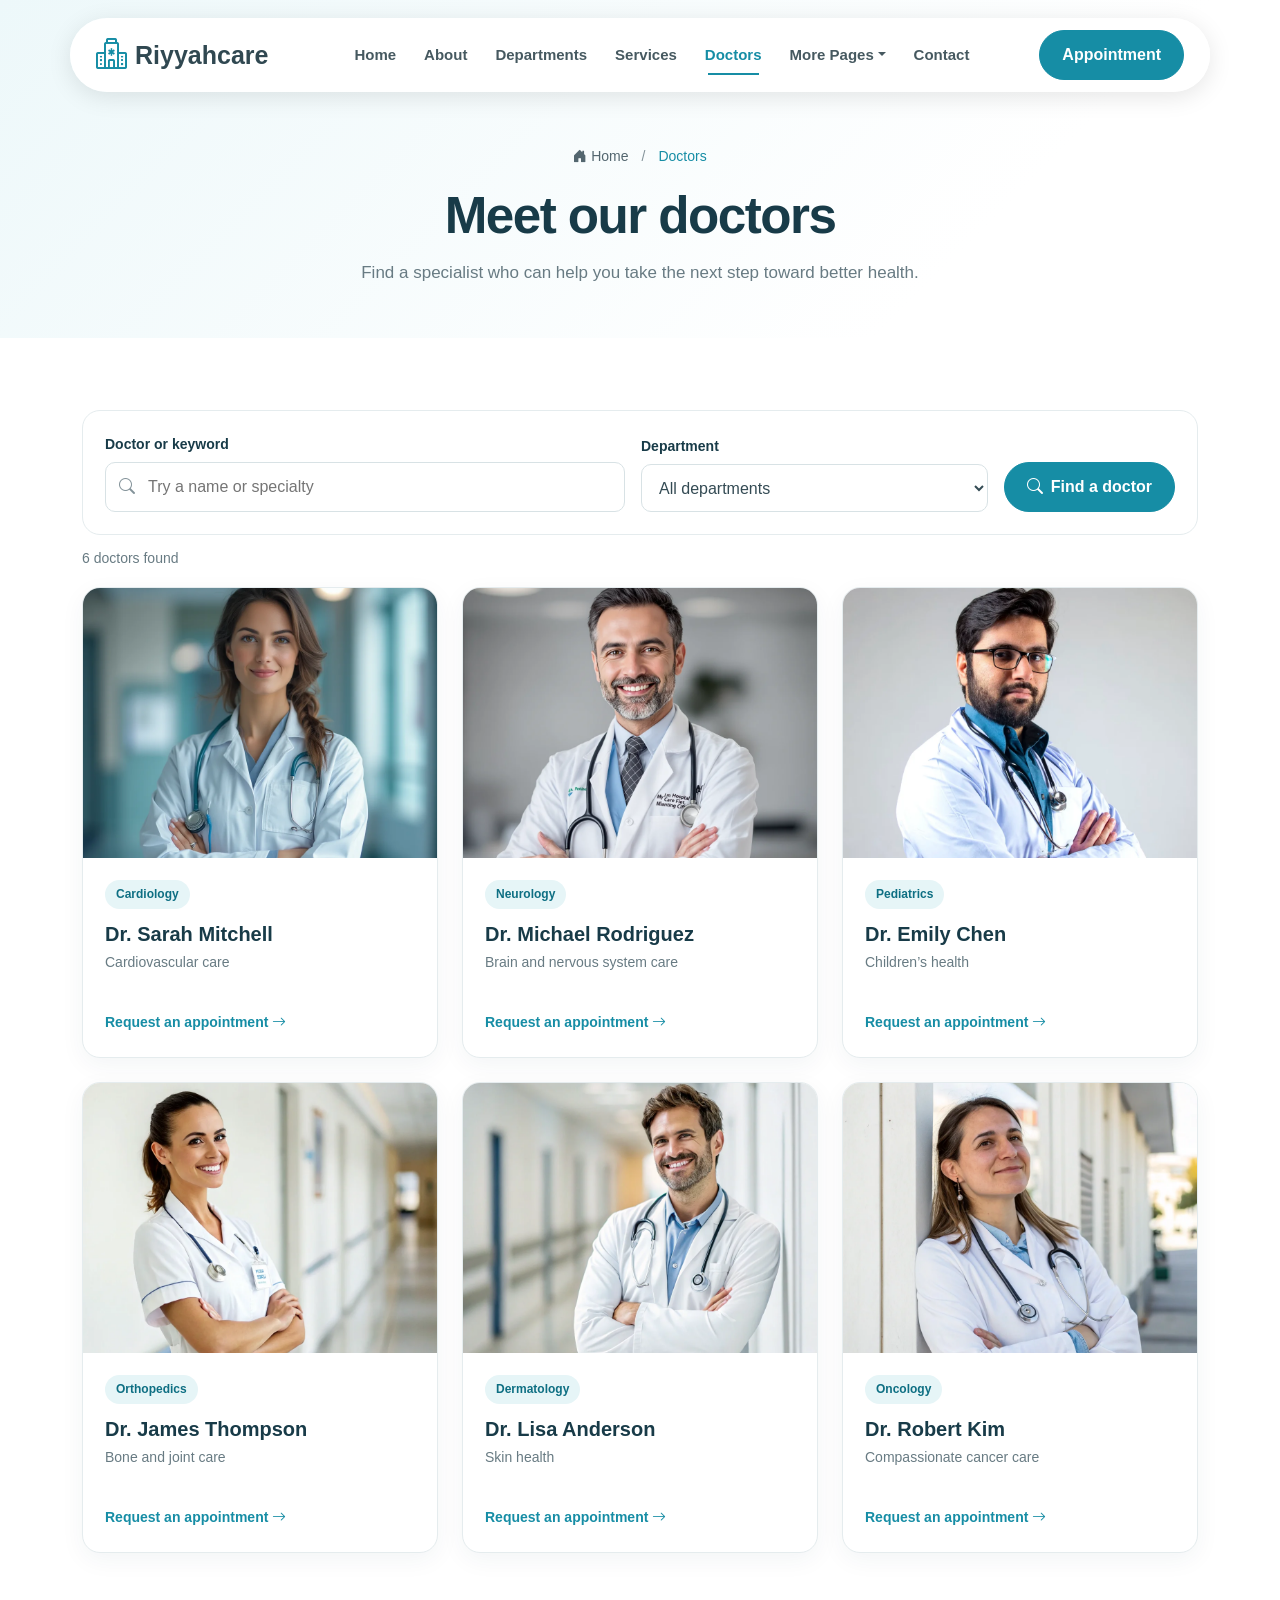
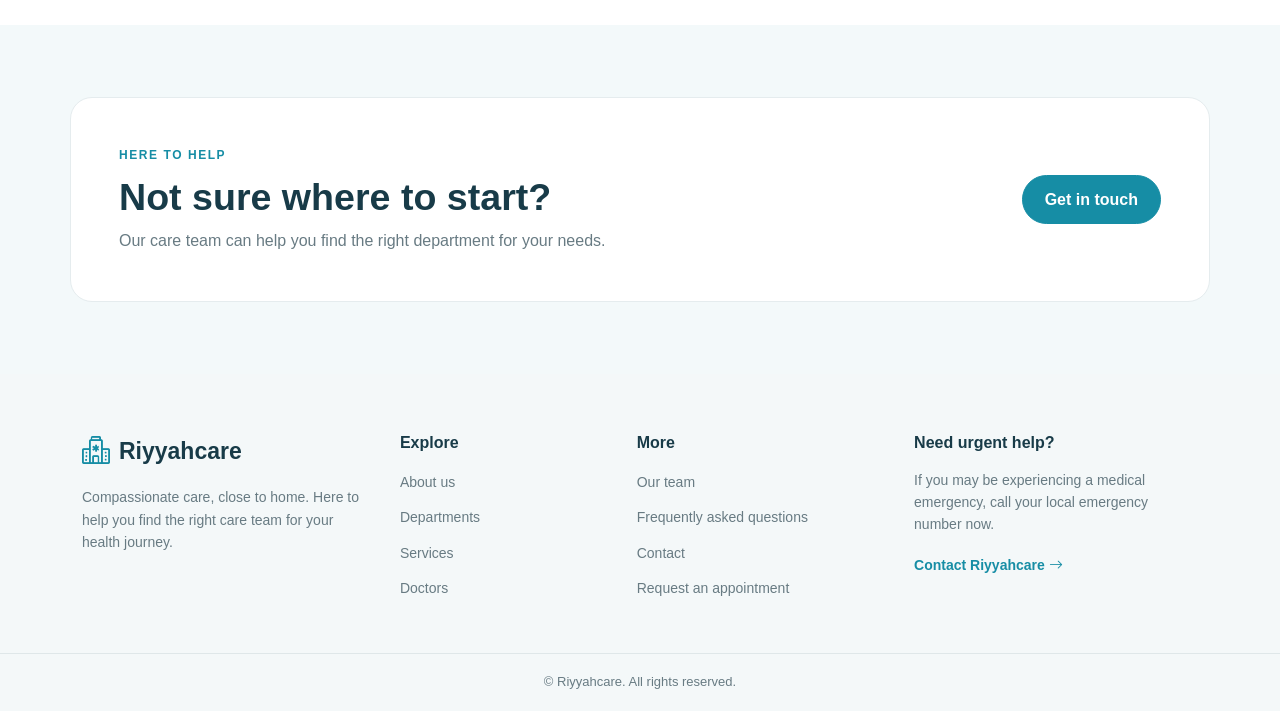
<file: Doctors.html>
<!doctype html>
<html lang="en">

<head>
    <meta charset="UTF-8">
    <meta name="viewport" content="width=device-width, initial-scale=1">
    <meta name="description" content="Meet the Riyyahcare doctors and search for a specialist by name or department.">
    <title>Our Doctors | Riyyahcare</title>
    <link href="https://cdn.jsdelivr.net/npm/bootstrap@5.3.8/dist/css/bootstrap.min.css" rel="stylesheet">
    <link rel="stylesheet" href="https://cdn.jsdelivr.net/npm/bootstrap-icons@1.11.3/font/bootstrap-icons.min.css">
    <link rel="stylesheet" href="site-pages.css">
</head>

<body class="site-page">
    <nav class="navbar navbar-expand-lg custom-navbar fixed-top container" aria-label="Main navigation">
        <div class="container">
            <a class="navbar-brand logo" href="index.html"><i class="bi bi-hospital"
                    aria-hidden="true"></i><span>Riyyahcare</span></a>
            <button class="navbar-toggler" type="button" data-bs-toggle="collapse" data-bs-target="#navbarNav"
                aria-controls="navbarNav" aria-expanded="false" aria-label="Toggle navigation"><i class="bi bi-list"
                    aria-hidden="true"></i></button>
            <div class="collapse navbar-collapse" id="navbarNav">
                <ul class="navbar-nav mx-auto align-items-lg-center">
                    <li class="nav-item"><a class="nav-link" href="index.html">Home</a></li>
                    <li class="nav-item"><a class="nav-link" href="About.html">About</a></li>
                    <li class="nav-item"><a class="nav-link" href="Document.html">Departments</a></li>
                    <li class="nav-item"><a class="nav-link" href="Services.html">Services</a></li>
                    <li class="nav-item"><a class="nav-link active" href="Doctors.html" aria-current="page">Doctors</a>
                    </li>
                    <li class="nav-item dropdown"><a class="nav-link dropdown-toggle" href="#" id="morePagesDropdown"
                            role="button" data-bs-toggle="dropdown" aria-expanded="false">More Pages</a>
                        <ul class="dropdown-menu" aria-labelledby="morePagesDropdown">
                            <li><a class="dropdown-item" href="About.html">About Us</a></li>
                            <li><a class="dropdown-item" href="Our-Team.html">Our Team</a></li>
                            <li><a class="dropdown-item" href="FAQ.html">FAQ</a></li>
                        </ul>
                    </li>
                    <li class="nav-item"><a class="nav-link" href="Contact.html">Contact</a></li>
                </ul>
                <a href="Contact.html#appointment" class="appointment-btn">Appointment</a>
            </div>
        </div>
    </nav>
    <main>
        <header class="page-heading">
            <nav class="breadcrumb-section" aria-label="Breadcrumb"><a href="index.html"><i
                        class="bi bi-house-door-fill" aria-hidden="true"></i> Home</a><span
                    aria-hidden="true">/</span><span class="active" aria-current="page">Doctors</span></nav>
            <h1>Meet our doctors</h1>
            <p>Find a specialist who can help you take the next step toward better health.</p>
        </header>
        <section class="content-section">
            <div class="container">
                <form class="doctor-search" id="doctor-search">
                    <div class="search-field"><label for="doctor-keyword">Doctor or keyword</label>
                        <div class="input-with-icon"><i class="bi bi-search" aria-hidden="true"></i><input
                                id="doctor-keyword" type="search" placeholder="Try a name or specialty"></div>
                    </div>
                    <div class="search-field"><label for="doctor-specialty">Department</label><select
                            id="doctor-specialty">
                            <option value="">All departments</option>
                            <option>Cardiology</option>
                            <option>Neurology</option>
                            <option>Pediatrics</option>
                            <option>Orthopedics</option>
                            <option>Dermatology</option>
                            <option>Oncology</option>
                        </select></div>
                    <button class="btn-primary-pill" type="submit"><i class="bi bi-search" aria-hidden="true"></i> Find
                        a doctor</button>
                </form>
                <p class="search-results" id="doctor-results" aria-live="polite"></p>
                <div class="doctor-grid" id="doctor-grid">
                    <article class="doctor-card" data-name="sarah mitchell" data-specialty="Cardiology"><img
                            src="asset/staff-3.webp" alt="Dr. Sarah Mitchell" loading="lazy">
                        <div class="doctor-card-body"><span class="doctor-specialty">Cardiology</span>
                            <h2>Dr. Sarah Mitchell</h2>
                            <p>Cardiovascular care</p><a href="Contact.html#appointment">Request an appointment <i
                                    class="bi bi-arrow-right" aria-hidden="true"></i></a>
                        </div>
                    </article>
                    <article class="doctor-card" data-name="michael rodriguez" data-specialty="Neurology"><img
                            src="asset/staff-7.webp" alt="Dr. Michael Rodriguez" loading="lazy">
                        <div class="doctor-card-body"><span class="doctor-specialty">Neurology</span>
                            <h2>Dr. Michael Rodriguez</h2>
                            <p>Brain and nervous system care</p><a href="Contact.html#appointment">Request an
                                appointment <i class="bi bi-arrow-right" aria-hidden="true"></i></a>
                        </div>
                    </article>
                    <article class="doctor-card" data-name="emily chen" data-specialty="Pediatrics"><img
                            src="asset/staff-1.webp" alt="Dr. Emily Chen" loading="lazy">
                        <div class="doctor-card-body"><span class="doctor-specialty">Pediatrics</span>
                            <h2>Dr. Emily Chen</h2>
                            <p>Children’s health</p><a href="Contact.html#appointment">Request an appointment <i
                                    class="bi bi-arrow-right" aria-hidden="true"></i></a>
                        </div>
                    </article>
                    <article class="doctor-card" data-name="james thompson" data-specialty="Orthopedics"><img
                            src="asset/staff-9.webp" alt="Dr. James Thompson" loading="lazy">
                        <div class="doctor-card-body"><span class="doctor-specialty">Orthopedics</span>
                            <h2>Dr. James Thompson</h2>
                            <p>Bone and joint care</p><a href="Contact.html#appointment">Request an appointment <i
                                    class="bi bi-arrow-right" aria-hidden="true"></i></a>
                        </div>
                    </article>
                    <article class="doctor-card" data-name="lisa anderson" data-specialty="Dermatology"><img
                            src="asset/staff-5.webp" alt="Dr. Lisa Anderson" loading="lazy">
                        <div class="doctor-card-body"><span class="doctor-specialty">Dermatology</span>
                            <h2>Dr. Lisa Anderson</h2>
                            <p>Skin health</p><a href="Contact.html#appointment">Request an appointment <i
                                    class="bi bi-arrow-right" aria-hidden="true"></i></a>
                        </div>
                    </article>
                    <article class="doctor-card" data-name="robert kim" data-specialty="Oncology"><img
                            src="asset/staff-12.webp" alt="Dr. Robert Kim" loading="lazy">
                        <div class="doctor-card-body"><span class="doctor-specialty">Oncology</span>
                            <h2>Dr. Robert Kim</h2>
                            <p>Compassionate cancer care</p><a href="Contact.html#appointment">Request an appointment <i
                                    class="bi bi-arrow-right" aria-hidden="true"></i></a>
                        </div>
                    </article>
                </div>
                <p class="empty-state" id="doctor-empty" hidden>No doctors match your search. Try another name or
                    department.</p>
            </div>
        </section>
        <section class="content-section soft-section">
            <div class="container callout-panel">
                <div><span class="eyebrow">HERE TO HELP</span>
                    <h2>Not sure where to start?</h2>
                    <p>Our care team can help you find the right department for your needs.</p>
                </div><a class="btn-primary-pill" href="Contact.html">Get in touch</a>
            </div>
        </section>
    </main>
    <footer class="site-footer">
        <div class="container footer-grid">
            <div class="footer-about"><a class="footer-brand" href="index.html"><i class="bi bi-hospital"
                        aria-hidden="true"></i> Riyyahcare</a>
                <p>Compassionate care, close to home. Here to help you find the right care team for your health journey.
                </p>
            </div>
            <div>
                <h2>Explore</h2>
                <ul>
                    <li><a href="About.html">About us</a></li>
                    <li><a href="Document.html">Departments</a></li>
                    <li><a href="Services.html">Services</a></li>
                    <li><a href="Doctors.html">Doctors</a></li>
                </ul>
            </div>
            <div>
                <h2>More</h2>
                <ul>
                    <li><a href="Our-Team.html">Our team</a></li>
                    <li><a href="FAQ.html">Frequently asked questions</a></li>
                    <li><a href="Contact.html">Contact</a></li>
                    <li><a href="Contact.html#appointment">Request an appointment</a></li>
                </ul>
            </div>
            <div class="footer-emergency">
                <h2>Need urgent help?</h2>
                <p>If you may be experiencing a medical emergency, call your local emergency number now.</p><a
                    href="Contact.html">Contact Riyyahcare <i class="bi bi-arrow-right" aria-hidden="true"></i></a>
            </div>
        </div>
        <div class="copyright">
            <div class="container">
                <p>© Riyyahcare. All rights reserved.</p>
            </div>
        </div>
    </footer>
    <script src="https://cdn.jsdelivr.net/npm/bootstrap@5.3.8/dist/js/bootstrap.bundle.min.js"></script>
    <script src="site-pages.js"></script>
</body>

</html>
</file>
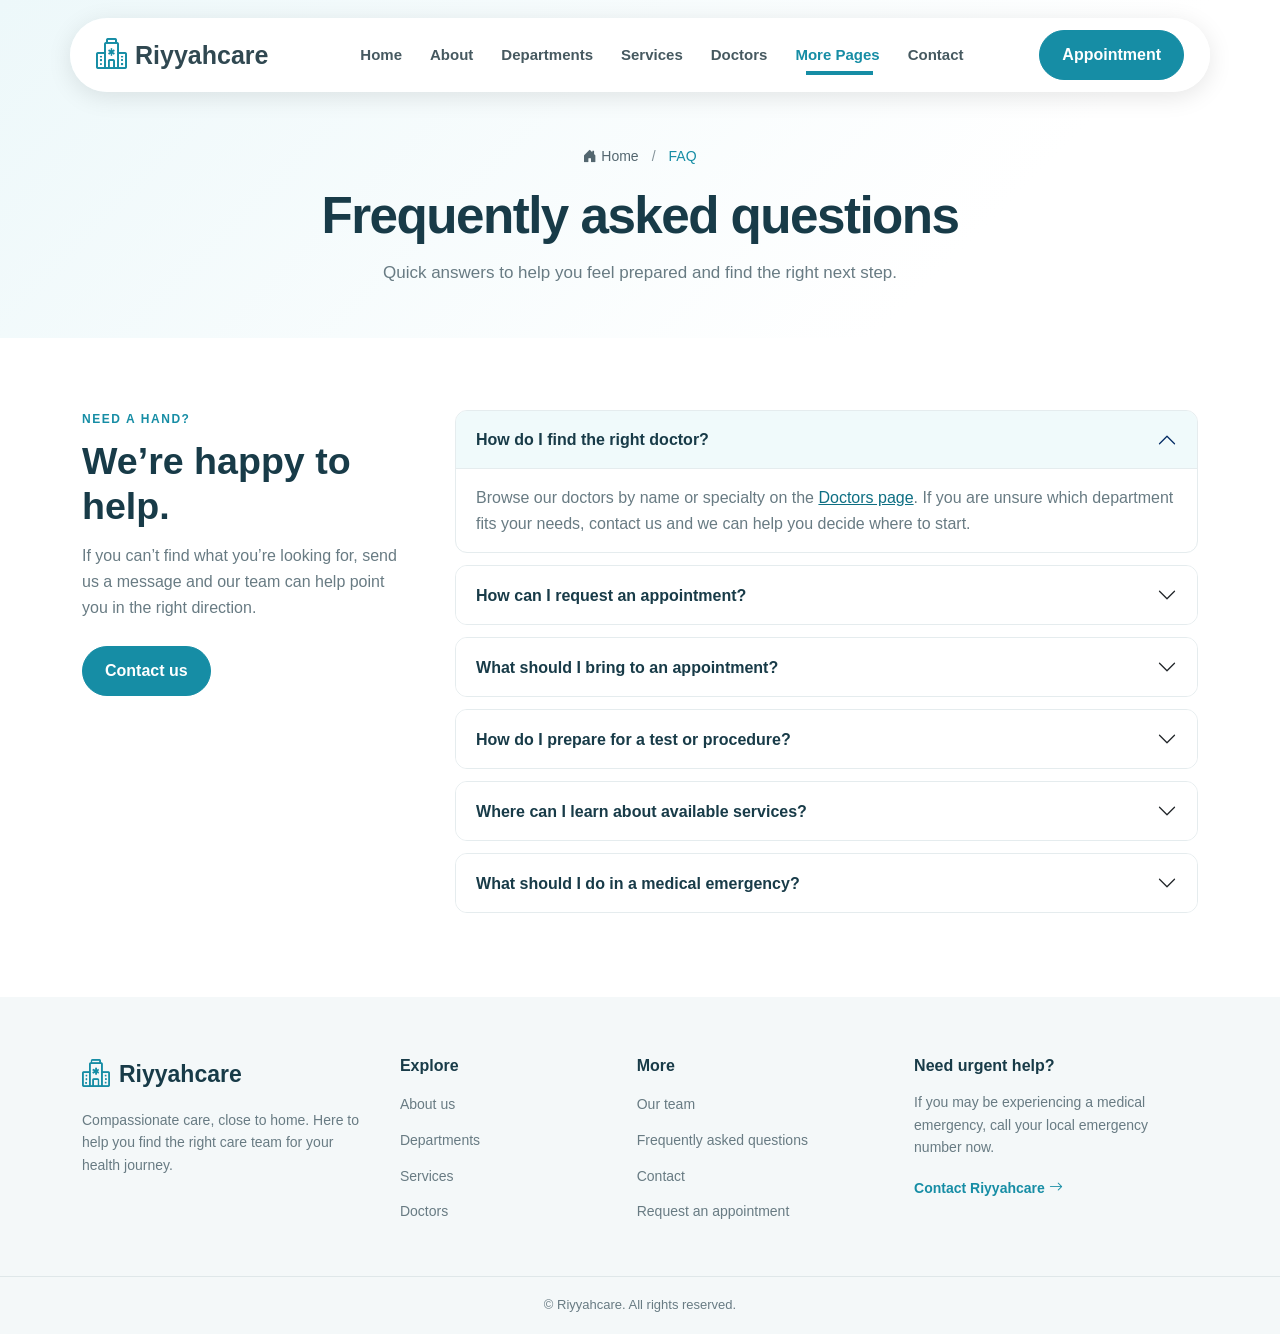
<file: FAQ.html>
<!doctype html>
<html lang="en">

<head>
    <meta charset="UTF-8">
    <meta name="viewport" content="width=device-width, initial-scale=1">
    <meta name="description"
        content="Answers to common questions about finding a doctor, appointments, and care at Riyyahcare.">
    <title>Frequently Asked Questions | Riyyahcare</title>
    <link href="https://cdn.jsdelivr.net/npm/bootstrap@5.3.8/dist/css/bootstrap.min.css" rel="stylesheet">
    <link rel="stylesheet" href="https://cdn.jsdelivr.net/npm/bootstrap-icons@1.11.3/font/bootstrap-icons.min.css">
    <link rel="stylesheet" href="site-pages.css">
</head>

<body class="site-page">
    <nav class="navbar navbar-expand-lg custom-navbar fixed-top container" aria-label="Main navigation">
        <div class="container"><a class="navbar-brand logo" href="index.html"><i class="bi bi-hospital"
                    aria-hidden="true"></i><span>Riyyahcare</span></a><button class="navbar-toggler" type="button"
                data-bs-toggle="collapse" data-bs-target="#navbarNav" aria-controls="navbarNav" aria-expanded="false"
                aria-label="Toggle navigation"><i class="bi bi-list" aria-hidden="true"></i></button>
            <div class="collapse navbar-collapse" id="navbarNav">
                <ul class="navbar-nav mx-auto align-items-lg-center">
                    <li class="nav-item"><a class="nav-link" href="index.html">Home</a></li>
                    <li class="nav-item"><a class="nav-link" href="About.html">About</a></li>
                    <li class="nav-item"><a class="nav-link" href="Document.html">Departments</a></li>
                    <li class="nav-item"><a class="nav-link" href="Services.html">Services</a></li>
                    <li class="nav-item"><a class="nav-link" href="Doctors.html">Doctors</a></li>
                    <li class="nav-item dropdown"><a class="nav-link dropdown-toggle active" href="#"
                            id="morePagesDropdown" role="button" data-bs-toggle="dropdown" aria-expanded="false"
                            aria-current="page">More Pages</a>
                        <ul class="dropdown-menu" aria-labelledby="morePagesDropdown">
                            <li><a class="dropdown-item" href="About.html">About Us</a></li>
                            <li><a class="dropdown-item" href="Our-Team.html">Our Team</a></li>
                            <li><a class="dropdown-item active" href="FAQ.html">FAQ</a></li>
                        </ul>
                    </li>
                    <li class="nav-item"><a class="nav-link" href="Contact.html">Contact</a></li>
                </ul><a href="Contact.html#appointment" class="appointment-btn">Appointment</a>
            </div>
        </div>
    </nav>
    <main>
        <header class="page-heading">
            <nav class="breadcrumb-section" aria-label="Breadcrumb"><a href="index.html"><i
                        class="bi bi-house-door-fill" aria-hidden="true"></i> Home</a><span
                    aria-hidden="true">/</span><span class="active" aria-current="page">FAQ</span></nav>
            <h1>Frequently asked questions</h1>
            <p>Quick answers to help you feel prepared and find the right next step.</p>
        </header>
        <section class="content-section">
            <div class="container faq-layout">
                <aside class="faq-aside"><span class="eyebrow">NEED A HAND?</span>
                    <h2>We’re happy to help.</h2>
                    <p>If you can’t find what you’re looking for, send us a message and our team can help point you in
                        the right direction.</p><a class="btn-primary-pill" href="Contact.html">Contact us</a>
                </aside>
                <div class="accordion faq-accordion" id="faqAccordion">
                    <article class="accordion-item">
                        <h2 class="accordion-header" id="faqHeadingOne"><button class="accordion-button" type="button"
                                data-bs-toggle="collapse" data-bs-target="#faqOne" aria-expanded="true"
                                aria-controls="faqOne">How do I find the right doctor?</button></h2>
                        <div id="faqOne" class="accordion-collapse collapse show" aria-labelledby="faqHeadingOne"
                            data-bs-parent="#faqAccordion">
                            <div class="accordion-body">Browse our doctors by name or specialty on the <a
                                    href="Doctors.html">Doctors page</a>. If you are unsure which department fits your
                                needs, contact us and we can help you decide where to start.</div>
                        </div>
                    </article>
                    <article class="accordion-item">
                        <h2 class="accordion-header" id="faqHeadingTwo"><button class="accordion-button collapsed"
                                type="button" data-bs-toggle="collapse" data-bs-target="#faqTwo" aria-expanded="false"
                                aria-controls="faqTwo">How can I request an appointment?</button></h2>
                        <div id="faqTwo" class="accordion-collapse collapse" aria-labelledby="faqHeadingTwo"
                            data-bs-parent="#faqAccordion">
                            <div class="accordion-body">Use the appointment request form on our <a
                                    href="Contact.html#appointment">Contact page</a>. This demonstration website does
                                not send form submissions yet, so please confirm the clinic’s contact process before
                                relying on it.</div>
                        </div>
                    </article>
                    <article class="accordion-item">
                        <h2 class="accordion-header" id="faqHeadingThree"><button class="accordion-button collapsed"
                                type="button" data-bs-toggle="collapse" data-bs-target="#faqThree" aria-expanded="false"
                                aria-controls="faqThree">What should I bring to an appointment?</button></h2>
                        <div id="faqThree" class="accordion-collapse collapse" aria-labelledby="faqHeadingThree"
                            data-bs-parent="#faqAccordion">
                            <div class="accordion-body">If applicable, bring a photo ID, your insurance information, a
                                list of current medications, and any relevant records or test results. Contact your care
                                team if you need instructions specific to your visit.</div>
                        </div>
                    </article>
                    <article class="accordion-item">
                        <h2 class="accordion-header" id="faqHeadingFour"><button class="accordion-button collapsed"
                                type="button" data-bs-toggle="collapse" data-bs-target="#faqFour" aria-expanded="false"
                                aria-controls="faqFour">How do I prepare for a test or procedure?</button></h2>
                        <div id="faqFour" class="accordion-collapse collapse" aria-labelledby="faqHeadingFour"
                            data-bs-parent="#faqAccordion">
                            <div class="accordion-body">Preparation varies by test and by person. Follow the
                                instructions provided by your clinician or care team, and contact them if anything is
                                unclear. Do not change medications or fast unless your care team tells you to.</div>
                        </div>
                    </article>
                    <article class="accordion-item">
                        <h2 class="accordion-header" id="faqHeadingFive"><button class="accordion-button collapsed"
                                type="button" data-bs-toggle="collapse" data-bs-target="#faqFive" aria-expanded="false"
                                aria-controls="faqFive">Where can I learn about available services?</button></h2>
                        <div id="faqFive" class="accordion-collapse collapse" aria-labelledby="faqHeadingFive"
                            data-bs-parent="#faqAccordion">
                            <div class="accordion-body">Visit <a href="Document.html">Departments</a> to explore our
                                specialties or see <a href="Services.html">Services</a> for more information about care
                                options.</div>
                        </div>
                    </article>
                    <article class="accordion-item">
                        <h2 class="accordion-header" id="faqHeadingSix"><button class="accordion-button collapsed"
                                type="button" data-bs-toggle="collapse" data-bs-target="#faqSix" aria-expanded="false"
                                aria-controls="faqSix">What should I do in a medical emergency?</button></h2>
                        <div id="faqSix" class="accordion-collapse collapse" aria-labelledby="faqHeadingSix"
                            data-bs-parent="#faqAccordion">
                            <div class="accordion-body">If you may be experiencing a medical emergency, call your local
                                emergency number immediately or go to the nearest emergency department. Do not wait for
                                a reply through this website.</div>
                        </div>
                    </article>
                </div>
            </div>
        </section>
    </main>
    <footer class="site-footer">
        <div class="container footer-grid">
            <div class="footer-about"><a class="footer-brand" href="index.html"><i class="bi bi-hospital"
                        aria-hidden="true"></i> Riyyahcare</a>
                <p>Compassionate care, close to home. Here to help you find the right care team for your health journey.
                </p>
            </div>
            <div>
                <h2>Explore</h2>
                <ul>
                    <li><a href="About.html">About us</a></li>
                    <li><a href="Document.html">Departments</a></li>
                    <li><a href="Services.html">Services</a></li>
                    <li><a href="Doctors.html">Doctors</a></li>
                </ul>
            </div>
            <div>
                <h2>More</h2>
                <ul>
                    <li><a href="Our-Team.html">Our team</a></li>
                    <li><a href="FAQ.html">Frequently asked questions</a></li>
                    <li><a href="Contact.html">Contact</a></li>
                    <li><a href="Contact.html#appointment">Request an appointment</a></li>
                </ul>
            </div>
            <div class="footer-emergency">
                <h2>Need urgent help?</h2>
                <p>If you may be experiencing a medical emergency, call your local emergency number now.</p><a
                    href="Contact.html">Contact Riyyahcare <i class="bi bi-arrow-right" aria-hidden="true"></i></a>
            </div>
        </div>
        <div class="copyright">
            <div class="container">
                <p>© Riyyahcare. All rights reserved.</p>
            </div>
        </div>
    </footer>
    <script src="https://cdn.jsdelivr.net/npm/bootstrap@5.3.8/dist/js/bootstrap.bundle.min.js"></script>
</body>

</html>
</file>
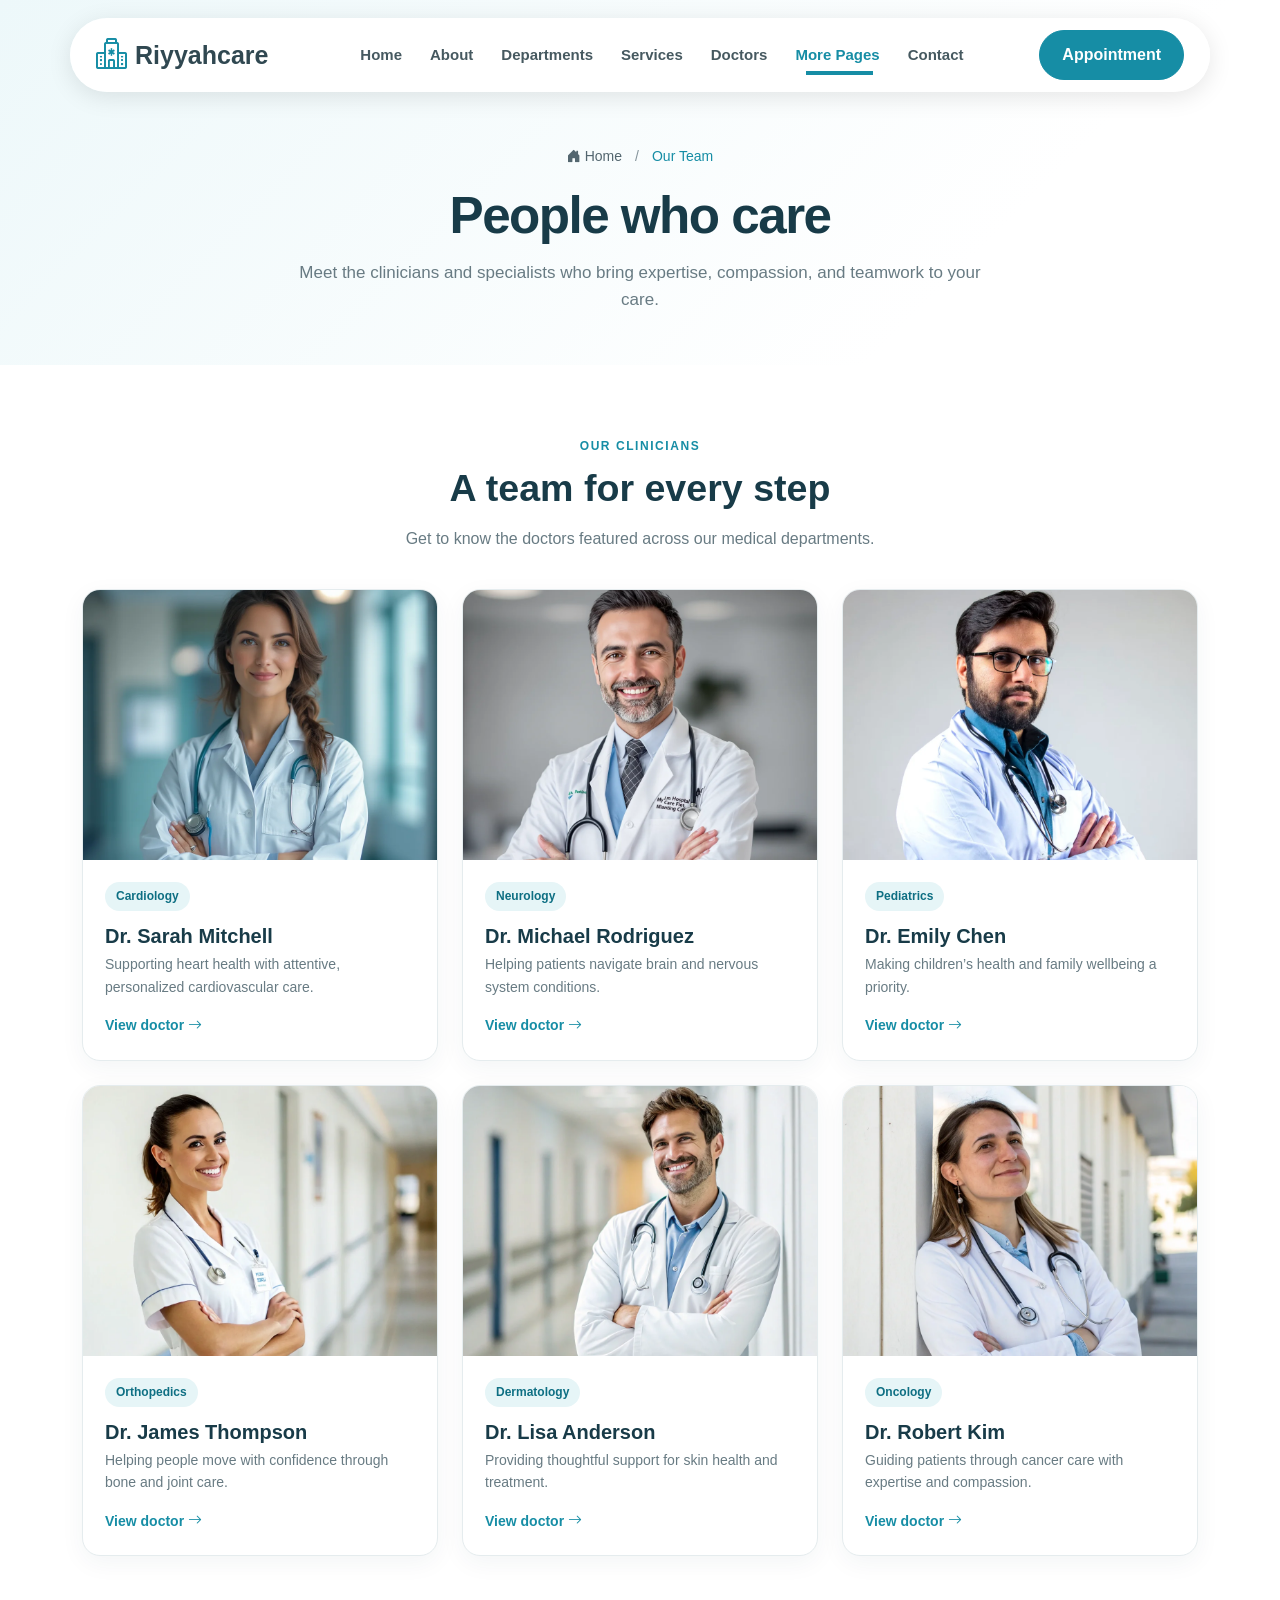
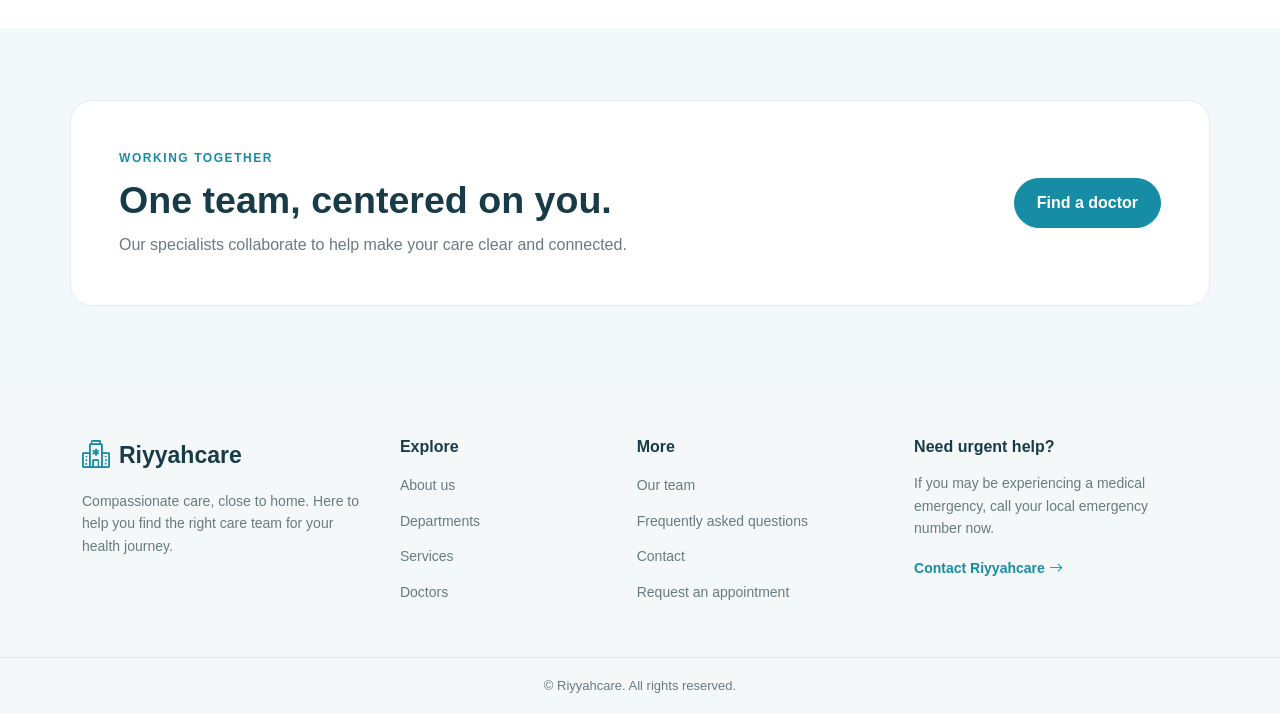
<file: Our-Team.html>
<!doctype html>
<html lang="en">

<head>
    <meta charset="UTF-8">
    <meta name="viewport" content="width=device-width, initial-scale=1">
    <meta name="description" content="Meet the doctors and care professionals who make up the Riyyahcare team.">
    <title>Our Team | Riyyahcare</title>
    <link href="https://cdn.jsdelivr.net/npm/bootstrap@5.3.8/dist/css/bootstrap.min.css" rel="stylesheet">
    <link rel="stylesheet" href="https://cdn.jsdelivr.net/npm/bootstrap-icons@1.11.3/font/bootstrap-icons.min.css">
    <link rel="stylesheet" href="site-pages.css">
</head>

<body class="site-page">
    <nav class="navbar navbar-expand-lg custom-navbar fixed-top container" aria-label="Main navigation">
        <div class="container"><a class="navbar-brand logo" href="index.html"><i class="bi bi-hospital"
                    aria-hidden="true"></i><span>Riyyahcare</span></a><button class="navbar-toggler" type="button"
                data-bs-toggle="collapse" data-bs-target="#navbarNav" aria-controls="navbarNav" aria-expanded="false"
                aria-label="Toggle navigation"><i class="bi bi-list" aria-hidden="true"></i></button>
            <div class="collapse navbar-collapse" id="navbarNav">
                <ul class="navbar-nav mx-auto align-items-lg-center">
                    <li class="nav-item"><a class="nav-link" href="index.html">Home</a></li>
                    <li class="nav-item"><a class="nav-link" href="About.html">About</a></li>
                    <li class="nav-item"><a class="nav-link" href="Document.html">Departments</a></li>
                    <li class="nav-item"><a class="nav-link" href="Services.html">Services</a></li>
                    <li class="nav-item"><a class="nav-link" href="Doctors.html">Doctors</a></li>
                    <li class="nav-item dropdown"><a class="nav-link dropdown-toggle active" href="#"
                            id="morePagesDropdown" role="button" data-bs-toggle="dropdown" aria-expanded="false"
                            aria-current="page">More Pages</a>
                        <ul class="dropdown-menu" aria-labelledby="morePagesDropdown">
                            <li><a class="dropdown-item" href="About.html">About Us</a></li>
                            <li><a class="dropdown-item active" href="Our-Team.html">Our Team</a></li>
                            <li><a class="dropdown-item" href="FAQ.html">FAQ</a></li>
                        </ul>
                    </li>
                    <li class="nav-item"><a class="nav-link" href="Contact.html">Contact</a></li>
                </ul><a href="Contact.html#appointment" class="appointment-btn">Appointment</a>
            </div>
        </div>
    </nav>
    <main>
        <header class="page-heading">
            <nav class="breadcrumb-section" aria-label="Breadcrumb"><a href="index.html"><i
                        class="bi bi-house-door-fill" aria-hidden="true"></i> Home</a><span
                    aria-hidden="true">/</span><span class="active" aria-current="page">Our Team</span></nav>
            <h1>People who care</h1>
            <p>Meet the clinicians and specialists who bring expertise, compassion, and teamwork to your care.</p>
        </header>
        <section class="content-section">
            <div class="container">
                <div class="section-heading"><span class="eyebrow">OUR CLINICIANS</span>
                    <h2>A team for every step</h2>
                    <p>Get to know the doctors featured across our medical departments.</p>
                </div>
                <div class="doctor-grid team-grid">
                    <article class="doctor-card"><img src="asset/staff-3.webp" alt="Dr. Sarah Mitchell, cardiologist"
                            loading="lazy">
                        <div class="doctor-card-body"><span class="doctor-specialty">Cardiology</span>
                            <h2>Dr. Sarah Mitchell</h2>
                            <p>Supporting heart health with attentive, personalized cardiovascular care.</p><a
                                href="Doctors.html">View doctor <i class="bi bi-arrow-right" aria-hidden="true"></i></a>
                        </div>
                    </article>
                    <article class="doctor-card"><img src="asset/staff-7.webp" alt="Dr. Michael Rodriguez, neurologist"
                            loading="lazy">
                        <div class="doctor-card-body"><span class="doctor-specialty">Neurology</span>
                            <h2>Dr. Michael Rodriguez</h2>
                            <p>Helping patients navigate brain and nervous system conditions.</p><a
                                href="Doctors.html">View doctor <i class="bi bi-arrow-right" aria-hidden="true"></i></a>
                        </div>
                    </article>
                    <article class="doctor-card"><img src="asset/staff-1.webp" alt="Dr. Emily Chen, pediatrician"
                            loading="lazy">
                        <div class="doctor-card-body"><span class="doctor-specialty">Pediatrics</span>
                            <h2>Dr. Emily Chen</h2>
                            <p>Making children’s health and family wellbeing a priority.</p><a href="Doctors.html">View
                                doctor <i class="bi bi-arrow-right" aria-hidden="true"></i></a>
                        </div>
                    </article>
                    <article class="doctor-card"><img src="asset/staff-9.webp"
                            alt="Dr. James Thompson, orthopedic specialist" loading="lazy">
                        <div class="doctor-card-body"><span class="doctor-specialty">Orthopedics</span>
                            <h2>Dr. James Thompson</h2>
                            <p>Helping people move with confidence through bone and joint care.</p><a
                                href="Doctors.html">View doctor <i class="bi bi-arrow-right" aria-hidden="true"></i></a>
                        </div>
                    </article>
                    <article class="doctor-card"><img src="asset/staff-5.webp" alt="Dr. Lisa Anderson, dermatologist"
                            loading="lazy">
                        <div class="doctor-card-body"><span class="doctor-specialty">Dermatology</span>
                            <h2>Dr. Lisa Anderson</h2>
                            <p>Providing thoughtful support for skin health and treatment.</p><a
                                href="Doctors.html">View doctor <i class="bi bi-arrow-right" aria-hidden="true"></i></a>
                        </div>
                    </article>
                    <article class="doctor-card"><img src="asset/staff-12.webp" alt="Dr. Robert Kim, oncologist"
                            loading="lazy">
                        <div class="doctor-card-body"><span class="doctor-specialty">Oncology</span>
                            <h2>Dr. Robert Kim</h2>
                            <p>Guiding patients through cancer care with expertise and compassion.</p><a
                                href="Doctors.html">View doctor <i class="bi bi-arrow-right" aria-hidden="true"></i></a>
                        </div>
                    </article>
                </div>
            </div>
        </section>
        <section class="content-section soft-section">
            <div class="container callout-panel">
                <div><span class="eyebrow">WORKING TOGETHER</span>
                    <h2>One team, centered on you.</h2>
                    <p>Our specialists collaborate to help make your care clear and connected.</p>
                </div><a class="btn-primary-pill" href="Doctors.html">Find a doctor</a>
            </div>
        </section>
    </main>
    <footer class="site-footer">
        <div class="container footer-grid">
            <div class="footer-about"><a class="footer-brand" href="index.html"><i class="bi bi-hospital"
                        aria-hidden="true"></i> Riyyahcare</a>
                <p>Compassionate care, close to home. Here to help you find the right care team for your health journey.
                </p>
            </div>
            <div>
                <h2>Explore</h2>
                <ul>
                    <li><a href="About.html">About us</a></li>
                    <li><a href="Document.html">Departments</a></li>
                    <li><a href="Services.html">Services</a></li>
                    <li><a href="Doctors.html">Doctors</a></li>
                </ul>
            </div>
            <div>
                <h2>More</h2>
                <ul>
                    <li><a href="Our-Team.html">Our team</a></li>
                    <li><a href="FAQ.html">Frequently asked questions</a></li>
                    <li><a href="Contact.html">Contact</a></li>
                    <li><a href="Contact.html#appointment">Request an appointment</a></li>
                </ul>
            </div>
            <div class="footer-emergency">
                <h2>Need urgent help?</h2>
                <p>If you may be experiencing a medical emergency, call your local emergency number now.</p><a
                    href="Contact.html">Contact Riyyahcare <i class="bi bi-arrow-right" aria-hidden="true"></i></a>
            </div>
        </div>
        <div class="copyright">
            <div class="container">
                <p>© Riyyahcare. All rights reserved.</p>
            </div>
        </div>
    </footer>
    <script src="https://cdn.jsdelivr.net/npm/bootstrap@5.3.8/dist/js/bootstrap.bundle.min.js"></script>
</body>

</html>
</file>
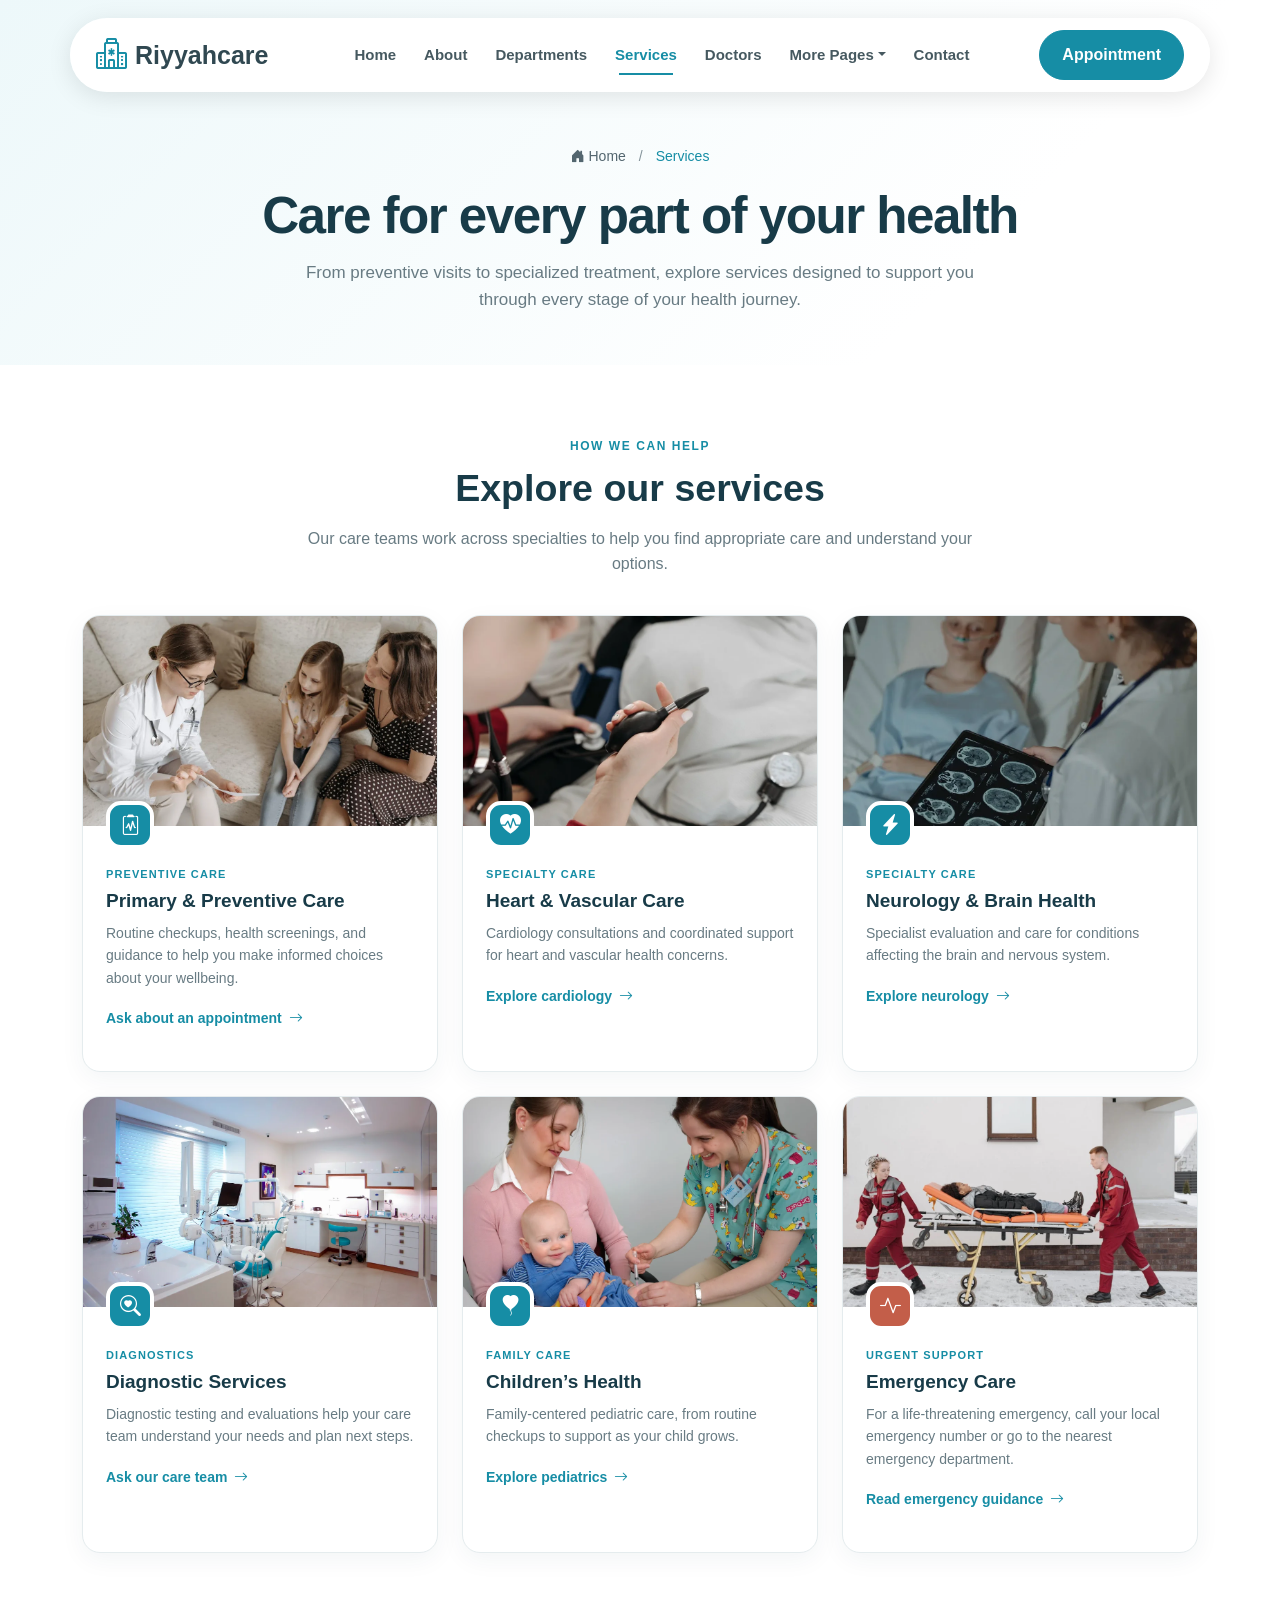
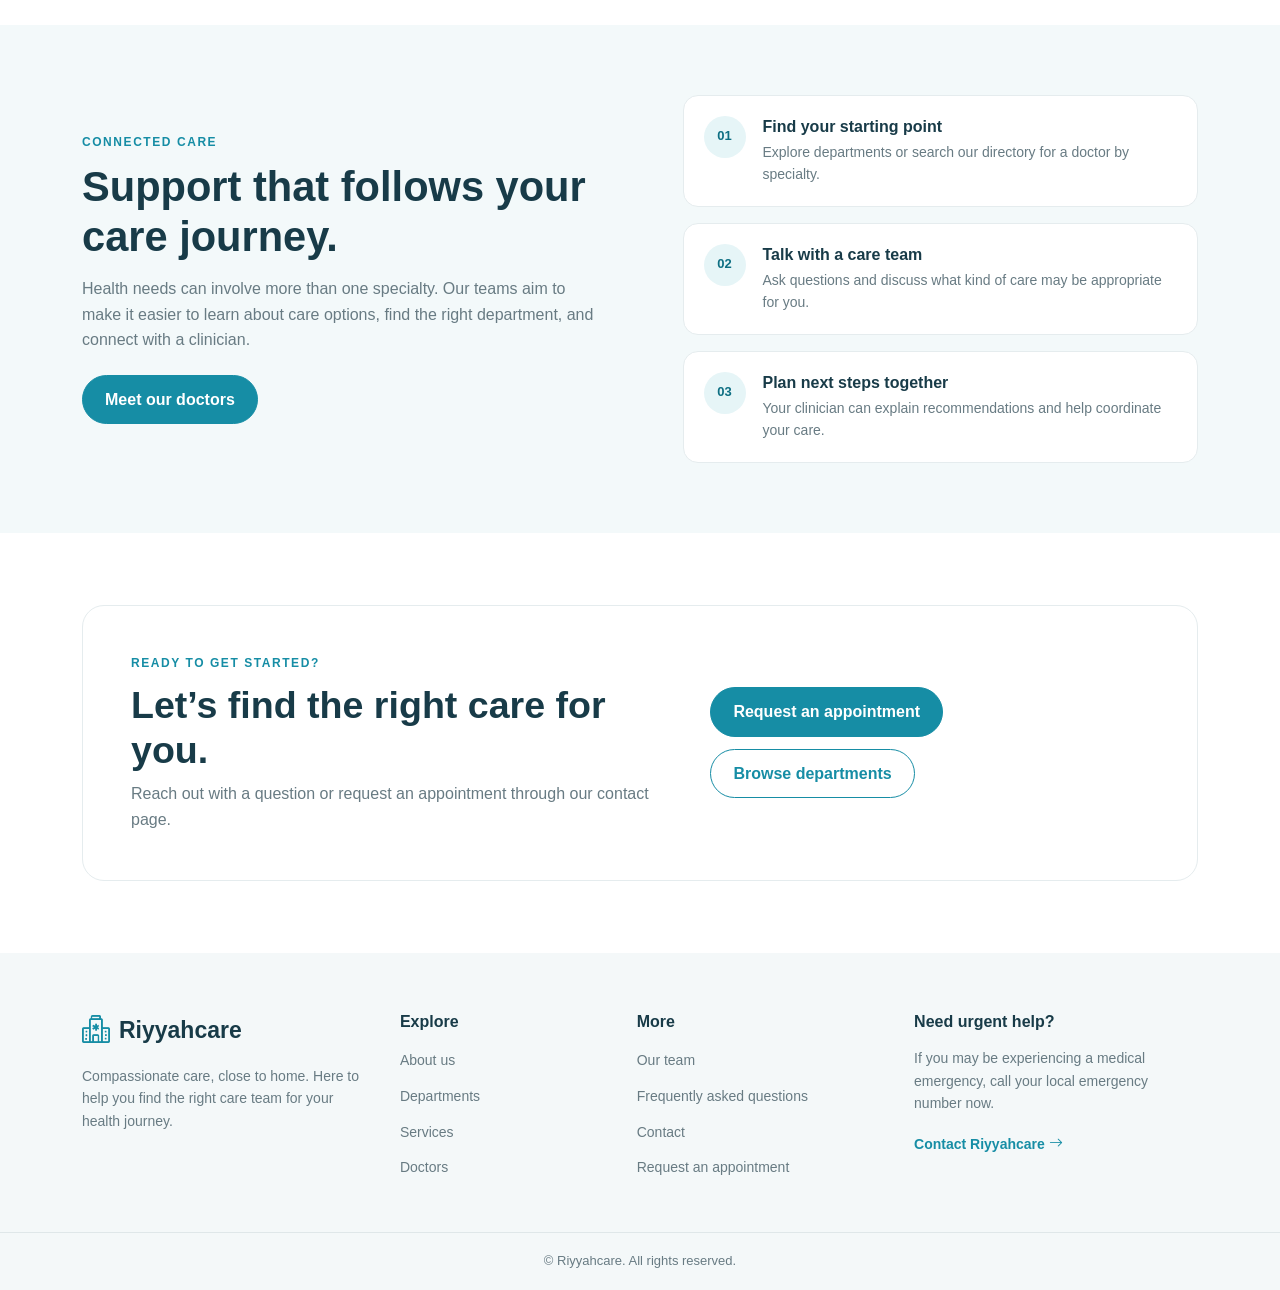
<file: Services.html>
<!doctype html>
<html lang="en">

<head>
    <meta charset="UTF-8">
    <meta name="viewport" content="width=device-width, initial-scale=1">
    <meta name="description"
        content="Explore Riyyahcare medical services, from preventive care and diagnostics to specialty treatment and emergency support.">
    <title>Medical Services | Riyyahcare</title>
    <link href="https://cdn.jsdelivr.net/npm/bootstrap@5.3.8/dist/css/bootstrap.min.css" rel="stylesheet">
    <link rel="stylesheet" href="https://cdn.jsdelivr.net/npm/bootstrap-icons@1.11.3/font/bootstrap-icons.min.css">
    <link rel="stylesheet" href="site-pages.css">
    <link rel="stylesheet" href="services.css">
</head>

<body class="site-page">
    <nav class="navbar navbar-expand-lg custom-navbar fixed-top container" aria-label="Main navigation">
        <div class="container">
            <a class="navbar-brand logo" href="index.html"><i class="bi bi-hospital"
                    aria-hidden="true"></i><span>Riyyahcare</span></a>
            <button class="navbar-toggler" type="button" data-bs-toggle="collapse" data-bs-target="#navbarNav"
                aria-controls="navbarNav" aria-expanded="false" aria-label="Toggle navigation"><i class="bi bi-list"
                    aria-hidden="true"></i></button>
            <div class="collapse navbar-collapse" id="navbarNav">
                <ul class="navbar-nav mx-auto align-items-lg-center">
                    <li class="nav-item"><a class="nav-link" href="index.html">Home</a></li>
                    <li class="nav-item"><a class="nav-link" href="About.html">About</a></li>
                    <li class="nav-item"><a class="nav-link" href="Document.html">Departments</a></li>
                    <li class="nav-item"><a class="nav-link active" href="Services.html"
                            aria-current="page">Services</a></li>
                    <li class="nav-item"><a class="nav-link" href="Doctors.html">Doctors</a></li>
                    <li class="nav-item dropdown">
                        <a class="nav-link dropdown-toggle" href="#" id="morePagesDropdown" role="button"
                            data-bs-toggle="dropdown" aria-expanded="false">More Pages</a>
                        <ul class="dropdown-menu" aria-labelledby="morePagesDropdown">
                            <li><a class="dropdown-item" href="About.html">About Us</a></li>
                            <li><a class="dropdown-item" href="Our-Team.html">Our Team</a></li>
                            <li><a class="dropdown-item" href="FAQ.html">FAQ</a></li>
                        </ul>
                    </li>
                    <li class="nav-item"><a class="nav-link" href="Contact.html">Contact</a></li>
                </ul>
                <a href="Contact.html#appointment" class="appointment-btn">Appointment</a>
            </div>
        </div>
    </nav>

    <main>
        <header class="page-heading">
            <nav class="breadcrumb-section" aria-label="Breadcrumb">
                <a href="index.html"><i class="bi bi-house-door-fill" aria-hidden="true"></i> Home</a>
                <span aria-hidden="true">/</span>
                <span class="active" aria-current="page">Services</span>
            </nav>
            <h1>Care for every part of your health</h1>
            <p>From preventive visits to specialized treatment, explore services designed to support you through every
                stage of your health journey.</p>
        </header>

        <section class="content-section" aria-labelledby="service-list-heading">
            <div class="container">
                <div class="section-heading">
                    <span class="eyebrow">HOW WE CAN HELP</span>
                    <h2 id="service-list-heading">Explore our services</h2>
                    <p>Our care teams work across specialties to help you find appropriate care and understand your
                        options.</p>
                </div>

                <div class="service-grid">
                    <article class="service-card">
                        <img src="asset/consultation-3.webp"
                            alt="Clinician talking with a patient during a consultation" loading="lazy">
                        <div class="service-card-body">
                            <span class="service-icon"><i class="bi bi-clipboard2-pulse" aria-hidden="true"></i></span>
                            <span class="service-category">PREVENTIVE CARE</span>
                            <h3>Primary & Preventive Care</h3>
                            <p>Routine checkups, health screenings, and guidance to help you make informed choices about
                                your wellbeing.</p>
                            <a href="Contact.html#appointment">Ask about an appointment <i class="bi bi-arrow-right"
                                    aria-hidden="true"></i></a>
                        </div>
                    </article>

                    <article class="service-card">
                        <img src="asset/cardiology-3.webp" alt="Cardiology care and heart health services"
                            loading="lazy">
                        <div class="service-card-body">
                            <span class="service-icon"><i class="bi bi-heart-pulse-fill" aria-hidden="true"></i></span>
                            <span class="service-category">SPECIALTY CARE</span>
                            <h3>Heart & Vascular Care</h3>
                            <p>Cardiology consultations and coordinated support for heart and vascular health concerns.
                            </p>
                            <a href="Document.html#departments">Explore cardiology <i class="bi bi-arrow-right"
                                    aria-hidden="true"></i></a>
                        </div>
                    </article>

                    <article class="service-card">
                        <img src="asset/neurology-2.webp" alt="Neurology and brain health services" loading="lazy">
                        <div class="service-card-body">
                            <span class="service-icon"><i class="bi bi-lightning-charge-fill"
                                    aria-hidden="true"></i></span>
                            <span class="service-category">SPECIALTY CARE</span>
                            <h3>Neurology & Brain Health</h3>
                            <p>Specialist evaluation and care for conditions affecting the brain and nervous system.</p>
                            <a href="Document.html#departments">Explore neurology <i class="bi bi-arrow-right"
                                    aria-hidden="true"></i></a>
                        </div>
                    </article>

                    <article class="service-card">
                        <img src="asset/facilities-1.webp" alt="Modern healthcare facility for diagnostic services"
                            loading="lazy">
                        <div class="service-card-body">
                            <span class="service-icon"><i class="bi bi-search-heart" aria-hidden="true"></i></span>
                            <span class="service-category">DIAGNOSTICS</span>
                            <h3>Diagnostic Services</h3>
                            <p>Diagnostic testing and evaluations help your care team understand your needs and plan
                                next steps.</p>
                            <a href="Contact.html">Ask our care team <i class="bi bi-arrow-right"
                                    aria-hidden="true"></i></a>
                        </div>
                    </article>

                    <article class="service-card">
                        <img src="asset/pediatrics-3.webp" alt="Pediatric care for children and families"
                            loading="lazy">
                        <div class="service-card-body">
                            <span class="service-icon"><i class="bi bi-balloon-heart-fill"
                                    aria-hidden="true"></i></span>
                            <span class="service-category">FAMILY CARE</span>
                            <h3>Children’s Health</h3>
                            <p>Family-centered pediatric care, from routine checkups to support as your child grows.</p>
                            <a href="Document.html#departments">Explore pediatrics <i class="bi bi-arrow-right"
                                    aria-hidden="true"></i></a>
                        </div>
                    </article>

                    <article class="service-card">
                        <img src="asset/emergency-2.webp"
                            alt="Emergency care team ready to provide urgent medical attention" loading="lazy">
                        <div class="service-card-body">
                            <span class="service-icon service-icon-urgent"><i class="bi bi-activity"
                                    aria-hidden="true"></i></span>
                            <span class="service-category">URGENT SUPPORT</span>
                            <h3>Emergency Care</h3>
                            <p>For a life-threatening emergency, call your local emergency number or go to the nearest
                                emergency department.</p>
                            <a href="FAQ.html">Read emergency guidance <i class="bi bi-arrow-right"
                                    aria-hidden="true"></i></a>
                        </div>
                    </article>
                </div>
            </div>
        </section>

        <section class="service-approach-section">
            <div class="container service-approach">
                <div class="service-approach-copy">
                    <span class="eyebrow">CONNECTED CARE</span>
                    <h2>Support that follows your care journey.</h2>
                    <p>Health needs can involve more than one specialty. Our teams aim to make it easier to learn about
                        care options, find the right department, and connect with a clinician.</p>
                    <a class="btn-primary-pill" href="Doctors.html">Meet our doctors</a>
                </div>
                <div class="service-steps">
                    <article><span>01</span>
                        <div>
                            <h3>Find your starting point</h3>
                            <p>Explore departments or search our directory for a doctor by specialty.</p>
                        </div>
                    </article>
                    <article><span>02</span>
                        <div>
                            <h3>Talk with a care team</h3>
                            <p>Ask questions and discuss what kind of care may be appropriate for you.</p>
                        </div>
                    </article>
                    <article><span>03</span>
                        <div>
                            <h3>Plan next steps together</h3>
                            <p>Your clinician can explain recommendations and help coordinate your care.</p>
                        </div>
                    </article>
                </div>
            </div>
        </section>

        <section class="content-section">
            <div class="container">
                <div class="callout-panel">
                    <div><span class="eyebrow">READY TO GET STARTED?</span>
                        <h2>Let’s find the right care for you.</h2>
                        <p>Reach out with a question or request an appointment through our contact page.</p>
                    </div>
                    <div class="callout-actions"><a class="btn-primary-pill" href="Contact.html#appointment">Request an
                            appointment</a><a class="btn-outline-pill" href="Document.html">Browse departments</a></div>
                </div>
            </div>
        </section>
    </main>

    <footer class="site-footer">
        <div class="container footer-grid">
            <div class="footer-about"><a class="footer-brand" href="index.html"><i class="bi bi-hospital"
                        aria-hidden="true"></i> Riyyahcare</a>
                <p>Compassionate care, close to home. Here to help you find the right care team for your health journey.
                </p>
            </div>
            <div>
                <h2>Explore</h2>
                <ul>
                    <li><a href="About.html">About us</a></li>
                    <li><a href="Document.html">Departments</a></li>
                    <li><a href="Services.html">Services</a></li>
                    <li><a href="Doctors.html">Doctors</a></li>
                </ul>
            </div>
            <div>
                <h2>More</h2>
                <ul>
                    <li><a href="Our-Team.html">Our team</a></li>
                    <li><a href="FAQ.html">Frequently asked questions</a></li>
                    <li><a href="Contact.html">Contact</a></li>
                    <li><a href="Contact.html#appointment">Request an appointment</a></li>
                </ul>
            </div>
            <div class="footer-emergency">
                <h2>Need urgent help?</h2>
                <p>If you may be experiencing a medical emergency, call your local emergency number now.</p><a
                    href="Contact.html">Contact Riyyahcare <i class="bi bi-arrow-right" aria-hidden="true"></i></a>
            </div>
        </div>
        <div class="copyright">
            <div class="container">
                <p>© Riyyahcare. All rights reserved.</p>
            </div>
        </div>
    </footer>

    <script src="https://cdn.jsdelivr.net/npm/bootstrap@5.3.8/dist/js/bootstrap.bundle.min.js"></script>
</body>

</html>
</file>
<file: site-pages.css>
:root {
    --site-teal: #168da5;
    --site-teal-dark: #0e6f83;
    --site-ink: #183b48;
    --site-muted: #687b83;
    --site-border: #e5ecee;
    --site-soft: #f3f9fa;
}

* {
    box-sizing: border-box;
}

html {
    scroll-behavior: smooth;
    scroll-padding-top: 110px;
}

body.site-page {
    margin: 0;
    color: #344b54;
    font-family: Arial, sans-serif;
    line-height: 1.6;
}

.custom-navbar {
    top: 18px;
    z-index: 1000;
    width: min(1200px, calc(100% - 40px));
    margin: 0 auto;
    padding: 7px 14px;
    border-radius: 60px;
    background: rgba(255, 255, 255, .96);
    box-shadow: 0 5px 25px rgba(0, 0, 0, .1);
}

.custom-navbar .container {
    max-width: 100%;
}

.site-page .logo {
    display: flex;
    align-items: center;
    gap: 8px;
    color: #304851;
    font-size: 25px;
    font-weight: 700;
}

.site-page .logo i {
    color: var(--site-teal);
    font-size: 31px;
}

.site-page .navbar-nav {
    gap: 12px;
}

.site-page .nav-link {
    position: relative;
    color: #465960;
    font-size: 15px;
    font-weight: 600;
}

.site-page .nav-link:hover,
.site-page .nav-link.active {
    color: var(--site-teal);
}

.site-page .nav-link.active::after {
    position: absolute;
    right: 15%;
    bottom: 0;
    left: 15%;
    height: 2px;
    background: var(--site-teal);
    content: "";
}

.site-page .dropdown-item.active,
.site-page .dropdown-item:active {
    background: var(--site-teal);
    color: #fff;
}

.site-page .appointment-btn,
.btn-primary-pill,
.btn-outline-pill {
    display: inline-flex;
    min-height: 48px;
    align-items: center;
    justify-content: center;
    gap: 8px;
    border: 1px solid var(--site-teal);
    border-radius: 28px;
    padding: 11px 22px;
    font-weight: 700;
    text-align: center;
    text-decoration: none;
    transition: background .2s ease, color .2s ease, transform .2s ease;
}

.site-page .appointment-btn,
.btn-primary-pill {
    background: var(--site-teal);
    color: #fff;
}

.site-page .appointment-btn:hover,
.btn-primary-pill:hover {
    transform: translateY(-2px);
    background: var(--site-teal-dark);
    color: #fff;
}

.btn-outline-pill {
    background: #fff;
    color: var(--site-teal);
}

.btn-outline-pill:hover {
    background: var(--site-soft);
    color: var(--site-teal-dark);
}

.page-heading {
    padding: 145px 24px 52px;
    background: linear-gradient(135deg, #edf8fa, #fff 75%);
    text-align: center;
}

.breadcrumb-section {
    display: flex;
    justify-content: center;
    align-items: center;
    gap: 13px;
    margin-bottom: 18px;
    color: #84939a;
    font-size: 14px;
}

.breadcrumb-section a {
    color: #53666f;
    text-decoration: none;
}

.breadcrumb-section a:hover,
.text-link:hover {
    color: var(--site-teal-dark);
}

.breadcrumb-section .active {
    color: var(--site-teal);
}

.page-heading h1 {
    max-width: 900px;
    margin: 0 auto 12px;
    color: var(--site-ink);
    font-size: clamp(2.1rem, 4vw, 3.2rem);
    font-weight: 700;
    letter-spacing: -.03em;
}

.page-heading p {
    max-width: 700px;
    margin: 0 auto;
    color: var(--site-muted);
    font-size: 17px;
}

.content-section {
    padding: 72px 0;
}

.soft-section {
    background: var(--site-soft);
}

.eyebrow {
    display: block;
    margin-bottom: 10px;
    color: var(--site-teal);
    font-size: 12px;
    font-weight: 700;
    letter-spacing: .13em;
}

.section-heading {
    max-width: 700px;
    margin: 0 auto 38px;
    text-align: center;
}

.section-heading h2,
.about-story-copy h2,
.callout-panel h2,
.faq-aside h2,
.contact-sidebar h2 {
    margin-bottom: 14px;
    color: var(--site-ink);
    font-size: clamp(1.7rem, 3vw, 2.35rem);
    font-weight: 700;
}

.section-heading p,
.about-story-copy p,
.callout-panel p,
.faq-aside p,
.contact-sidebar > p {
    color: var(--site-muted);
}

.about-story {
    display: grid;
    grid-template-columns: 1fr 1fr;
    align-items: center;
    gap: clamp(32px, 6vw, 76px);
}

.about-story-image {
    position: relative;
}

.about-story-image > img {
    display: block;
    width: 100%;
    min-height: 360px;
    border-radius: 22px;
    object-fit: cover;
}

.image-note {
    position: absolute;
    right: -18px;
    bottom: 22px;
    display: flex;
    align-items: center;
    gap: 12px;
    border-radius: 14px;
    padding: 16px 20px;
    background: #fff;
    box-shadow: 0 10px 30px rgba(28, 72, 83, .14);
    color: var(--site-ink);
    font-weight: 700;
}

.image-note i {
    color: var(--site-teal);
    font-size: 24px;
}

.about-story-copy h2 {
    font-size: clamp(1.9rem, 3.4vw, 2.7rem);
}

.about-story-copy p {
    margin-bottom: 16px;
}

.text-link {
    display: inline-flex;
    align-items: center;
    gap: 8px;
    margin-top: 5px;
    color: var(--site-teal);
    font-weight: 700;
    text-decoration: none;
}

.value-grid {
    display: grid;
    grid-template-columns: repeat(4, minmax(0, 1fr));
    gap: 20px;
}

.value-card {
    height: 100%;
    border: 1px solid var(--site-border);
    border-radius: 18px;
    padding: 25px;
    background: #fff;
}

.value-icon,
.contact-icon {
    display: grid;
    width: 52px;
    height: 52px;
    flex: 0 0 52px;
    place-items: center;
    border-radius: 15px;
    background: #e6f5f7;
    color: var(--site-teal);
    font-size: 23px;
}

.value-card h3 {
    margin: 18px 0 8px;
    color: var(--site-ink);
    font-size: 19px;
    font-weight: 700;
}

.value-card p {
    margin: 0;
    color: var(--site-muted);
    font-size: 14px;
}

.callout-panel {
    display: flex;
    align-items: center;
    justify-content: space-between;
    gap: 30px;
    border: 1px solid var(--site-border);
    border-radius: 22px;
    padding: clamp(25px, 5vw, 48px);
    background: #fff;
}

.callout-panel h2 {
    margin-bottom: 8px;
}

.callout-panel p {
    margin: 0;
}

.callout-actions {
    display: flex;
    flex-wrap: wrap;
    gap: 12px;
}

.doctor-search {
    display: grid;
    grid-template-columns: minmax(0, 1.5fr) minmax(220px, 1fr) auto;
    align-items: end;
    gap: 16px;
    margin-bottom: 12px;
    border: 1px solid var(--site-border);
    border-radius: 18px;
    padding: 22px;
    background: #fff;
}

.search-field,
.form-field {
    display: flex;
    min-width: 0;
    flex-direction: column;
    gap: 7px;
}

.search-field label,
.form-field label {
    color: var(--site-ink);
    font-size: 14px;
    font-weight: 700;
}

.search-field input,
.search-field select,
.form-field input,
.form-field select,
.form-field textarea {
    width: 100%;
    min-height: 48px;
    border: 1px solid #d8e2e5;
    border-radius: 10px;
    padding: 11px 13px;
    background: #fff;
    color: #344b54;
}

.search-field input:focus,
.search-field select:focus,
.form-field input:focus,
.form-field select:focus,
.form-field textarea:focus {
    border-color: var(--site-teal);
    outline: 3px solid rgba(22, 141, 165, .15);
}

.input-with-icon {
    position: relative;
}

.input-with-icon i {
    position: absolute;
    top: 50%;
    left: 14px;
    transform: translateY(-50%);
    color: #84939a;
}

.input-with-icon input {
    padding-left: 42px;
}

.doctor-search button {
    white-space: nowrap;
}

.search-results {
    min-height: 24px;
    color: var(--site-muted);
    font-size: 14px;
}

.doctor-grid {
    display: grid;
    grid-template-columns: repeat(3, minmax(0, 1fr));
    gap: 24px;
}

.doctor-card {
    overflow: hidden;
    border: 1px solid var(--site-border);
    border-radius: 18px;
    background: #fff;
    box-shadow: 0 7px 24px rgba(27, 68, 79, .05);
    transition: transform .2s ease, box-shadow .2s ease;
}

.doctor-card:hover {
    transform: translateY(-4px);
    box-shadow: 0 15px 32px rgba(27, 68, 79, .12);
}

.doctor-card > img {
    display: block;
    width: 100%;
    height: 270px;
    object-fit: cover;
    object-position: center 28%;
}

.doctor-card-body {
    padding: 22px;
}

.doctor-specialty {
    display: inline-block;
    border-radius: 20px;
    padding: 5px 11px;
    background: #e6f5f7;
    color: var(--site-teal-dark);
    font-size: 12px;
    font-weight: 700;
}

.doctor-card h2 {
    margin: 13px 0 5px;
    color: var(--site-ink);
    font-size: 20px;
    font-weight: 700;
}

.doctor-card p {
    min-height: 44px;
    margin: 0 0 14px;
    color: var(--site-muted);
    font-size: 14px;
}

.doctor-card-body > a,
.contact-detail a,
.footer-emergency a {
    color: var(--site-teal);
    font-size: 14px;
    font-weight: 700;
    text-decoration: none;
}

.doctor-card-body > a:hover,
.contact-detail a:hover,
.footer-emergency a:hover {
    color: var(--site-teal-dark);
}

.empty-state {
    margin: 20px 0 0;
    border-radius: 12px;
    padding: 22px;
    background: var(--site-soft);
    color: var(--site-muted);
    text-align: center;
}

.faq-layout {
    display: grid;
    grid-template-columns: minmax(230px, .7fr) minmax(0, 1.6fr);
    align-items: start;
    gap: 48px;
}

.faq-aside {
    position: sticky;
    top: 130px;
}

.faq-aside .btn-primary-pill {
    margin-top: 10px;
}

.faq-accordion {
    --bs-accordion-border-color: var(--site-border);
    --bs-accordion-btn-focus-box-shadow: 0 0 0 .2rem rgba(22, 141, 165, .15);
    --bs-accordion-active-bg: #f0fafb;
    --bs-accordion-active-color: var(--site-ink);
}

.faq-accordion .accordion-item {
    overflow: hidden;
    margin-bottom: 12px;
    border: 1px solid var(--site-border);
    border-radius: 12px;
}

.faq-accordion .accordion-button {
    padding: 19px 20px;
    color: var(--site-ink);
    font-weight: 700;
}

.faq-accordion .accordion-body {
    color: var(--site-muted);
}

.faq-accordion .accordion-body a {
    color: var(--site-teal-dark);
}

.contact-layout {
    display: grid;
    grid-template-columns: minmax(250px, .8fr) minmax(0, 1.4fr);
    align-items: start;
    gap: 48px;
}

.contact-detail {
    display: flex;
    align-items: flex-start;
    gap: 15px;
    margin: 25px 0;
}

.contact-detail h3 {
    margin: 2px 0 5px;
    color: var(--site-ink);
    font-size: 17px;
    font-weight: 700;
}

.contact-detail p {
    margin-bottom: 7px;
    color: var(--site-muted);
    font-size: 14px;
}

.urgent-note {
    display: flex;
    gap: 12px;
    border: 1px solid #f0d5ce;
    border-radius: 12px;
    padding: 15px;
    background: #fff8f6;
    color: #774234;
    font-size: 14px;
}

.urgent-note > i {
    margin-top: 3px;
    color: #bb5c45;
}

.urgent-note p {
    margin: 0;
}

.contact-form-panel {
    border: 1px solid var(--site-border);
    border-radius: 18px;
    padding: clamp(22px, 4vw, 36px);
    background: #fff;
    box-shadow: 0 10px 30px rgba(27, 68, 79, .06);
}

.contact-form-panel h2 {
    margin: 0 0 4px;
    color: var(--site-ink);
    font-size: 25px;
    font-weight: 700;
}

.form-intro,
.form-disclaimer {
    color: var(--site-muted);
    font-size: 13px;
}

.contact-form-panel form {
    display: grid;
    gap: 17px;
}

.form-row {
    display: grid;
    grid-template-columns: repeat(2, minmax(0, 1fr));
    gap: 16px;
}

.form-field textarea {
    min-height: 130px;
    resize: vertical;
}

.contact-form-panel .btn-primary-pill {
    justify-self: start;
}

.form-disclaimer {
    margin: -5px 0 0;
}

.form-status {
    margin: 0;
    color: var(--site-teal-dark);
    font-size: 14px;
    font-weight: 700;
}

.site-footer {
    padding-top: 55px;
    background: #f4f8f9;
}

.footer-grid {
    display: grid;
    grid-template-columns: 1.4fr 1fr 1.2fr 1.4fr;
    gap: 34px;
    padding-bottom: 42px;
}

.footer-brand {
    display: inline-flex;
    align-items: center;
    gap: 9px;
    margin-bottom: 12px;
    color: var(--site-ink);
    font-size: 23px;
    font-weight: 700;
    text-decoration: none;
}

.footer-brand i {
    color: var(--site-teal);
    font-size: 28px;
}

.footer-about p,
.footer-emergency p {
    max-width: 330px;
    color: var(--site-muted);
    font-size: 14px;
}

.footer-grid h2 {
    margin: 4px 0 16px;
    color: var(--site-ink);
    font-size: 16px;
    font-weight: 700;
}

.footer-grid ul {
    margin: 0;
    padding: 0;
    list-style: none;
}

.footer-grid li {
    margin: 0 0 10px;
}

.footer-grid li a {
    color: var(--site-muted);
    font-size: 14px;
    text-decoration: none;
}

.footer-grid li a:hover {
    color: var(--site-teal);
}

.copyright {
    border-top: 1px solid #dfe7e9;
    padding: 18px 0;
    color: var(--site-muted);
    font-size: 13px;
    text-align: center;
}

.copyright p {
    margin: 0;
}

.site-page a:focus-visible,
.site-page button:focus-visible {
    outline: 3px solid rgba(22, 141, 165, .55);
    outline-offset: 3px;
}

@media (max-width: 991.98px) {
    .custom-navbar {
        width: calc(100% - 28px);
        border-radius: 24px;
    }

    .site-page .navbar-collapse {
        margin-top: 12px;
        border-radius: 16px;
        padding: 14px;
        background: #fff;
        box-shadow: 0 10px 25px rgba(0, 0, 0, .08);
    }

    .site-page .navbar-nav {
        align-items: flex-start !important;
        gap: 4px;
    }

    .site-page .appointment-btn {
        margin-top: 10px;
    }

    .doctor-grid {
        grid-template-columns: repeat(2, minmax(0, 1fr));
    }

    .value-grid {
        grid-template-columns: repeat(2, minmax(0, 1fr));
    }

    .footer-grid {
        grid-template-columns: repeat(2, minmax(0, 1fr));
    }
}

@media (max-width: 767.98px) {
    .page-heading {
        padding: 128px 20px 38px;
    }

    .page-heading p {
        font-size: 15px;
    }

    .content-section {
        padding: 48px 0;
    }

    .about-story,
    .faq-layout,
    .contact-layout {
        grid-template-columns: 1fr;
        gap: 30px;
    }

    .about-story-image > img {
        min-height: 260px;
        max-height: 390px;
    }

    .image-note {
        right: 10px;
        bottom: 12px;
        max-width: calc(100% - 20px);
        padding: 12px 14px;
        font-size: 13px;
    }

    .doctor-search {
        grid-template-columns: 1fr;
    }

    .doctor-search button {
        justify-self: start;
    }

    .faq-aside {
        position: static;
    }

    .callout-panel {
        align-items: flex-start;
        flex-direction: column;
    }
}

@media (max-width: 575.98px) {
    .custom-navbar {
        top: 10px;
        padding: 6px 10px;
    }

    .site-page .logo {
        font-size: 22px;
    }

    .site-page .logo i {
        font-size: 27px;
    }

    .doctor-grid,
    .value-grid,
    .footer-grid,
    .form-row {
        grid-template-columns: 1fr;
    }

    .doctor-card > img {
        height: 290px;
    }

    .callout-actions {
        width: 100%;
        flex-direction: column;
    }
}

@media (prefers-reduced-motion: reduce) {
    html {
        scroll-behavior: auto;
    }

    *,
    *::before,
    *::after {
        transition-duration: .01ms !important;
    }
}
</file>
<file: home.css>
.home-page .home-hero {
    position: relative;
    overflow: hidden;
    display: flex;
    align-items: center;
    min-height: 100vh;
    min-height: 100svh;
    padding: 146px 0 65px;
    background:
        radial-gradient(circle at 83% 22%, rgba(197, 235, 239, .7), transparent 27rem),
        linear-gradient(135deg, #f2fafb 0%, #fff 68%);
}

.home-hero-content {
    display: grid;
    grid-template-columns: minmax(0, 1.05fr) minmax(0, .95fr);
    align-items: center;
    gap: clamp(38px, 7vw, 90px);
}

.home-hero-copy {
    position: relative;
    z-index: 1;
    padding: 25px 0 48px;
}

.home-eyebrow {
    display: inline-flex;
    align-items: center;
    gap: 8px;
    margin-bottom: 20px;
    border: 1px solid #d5ecef;
    border-radius: 30px;
    padding: 8px 14px;
    background: #fff;
    color: var(--site-teal-dark);
    font-size: 12px;
    font-weight: 700;
    letter-spacing: .09em;
}

.home-hero-copy h1 {
    max-width: 650px;
    margin: 0 0 20px;
    color: var(--site-ink);
    font-size: clamp(2.8rem, 5.5vw, 4.65rem);
    font-weight: 700;
    letter-spacing: -.055em;
    line-height: 1.06;
}

.home-hero-copy h1 span {
    color: var(--site-teal);
}

.home-hero-copy > p {
    max-width: 570px;
    margin-bottom: 27px;
    color: var(--site-muted);
    font-size: 17px;
    line-height: 1.8;
}

.home-hero-actions {
    display: flex;
    align-items: center;
    flex-wrap: wrap;
    gap: 21px;
}

.home-text-link {
    display: inline-flex;
    align-items: center;
    gap: 8px;
    color: var(--site-ink);
    font-weight: 700;
    text-decoration: none;
}

.home-text-link:hover {
    color: var(--site-teal);
}

.hero-trust-points {
    display: flex;
    flex-wrap: wrap;
    gap: 18px;
    margin-top: 27px;
    color: #536a72;
    font-size: 13px;
    font-weight: 600;
}

.hero-trust-points i {
    margin-right: 5px;
    color: var(--site-teal);
}

.home-hero-image {
    position: relative;
    padding: 0 20px 25px 0;
}

.home-hero-image::before {
    position: absolute;
    top: 24px;
    right: 0;
    bottom: 0;
    left: 24px;
    border: 1px solid rgba(22, 141, 165, .17);
    border-radius: 28px;
    content: "";
}

.home-hero-image > img {
    position: relative;
    display: block;
    width: 100%;
    height: clamp(350px, 40vw, 505px);
    border-radius: 25px;
    object-fit: cover;
    box-shadow: 0 22px 55px rgba(26, 62, 71, .17);
}

.hero-image-note {
    position: absolute;
    right: 0;
    bottom: 0;
    display: flex;
    align-items: center;
    gap: 12px;
    border: 1px solid var(--site-border);
    border-radius: 15px;
    padding: 14px 17px;
    background: #fff;
    box-shadow: 0 12px 30px rgba(27, 68, 79, .14);
}

.hero-note-icon {
    display: grid;
    width: 43px;
    height: 43px;
    flex: 0 0 43px;
    place-items: center;
    border-radius: 13px;
    background: #e6f5f7;
    color: var(--site-teal);
    font-size: 20px;
}

.hero-image-note div {
    display: grid;
    gap: 2px;
}

.hero-image-note strong {
    color: var(--site-ink);
    font-size: 14px;
}

.hero-image-note div span {
    color: var(--site-muted);
    font-size: 12px;
}

.hero-wave {
    position: absolute;
    right: -7%;
    bottom: -120px;
    left: -7%;
    height: 160px;
    border-radius: 50% 50% 0 0;
    background: #fff;
}

.home-pathways {
    position: relative;
    z-index: 2;
    margin-top: -12px;
}

.pathways-grid {
    display: grid;
    grid-template-columns: repeat(3, minmax(0, 1fr));
    gap: 16px;
}

.pathway-card {
    display: flex;
    min-width: 0;
    align-items: center;
    gap: 14px;
    border: 1px solid var(--site-border);
    border-radius: 16px;
    padding: 20px;
    background: #fff;
    box-shadow: 0 9px 28px rgba(27, 68, 79, .07);
    text-decoration: none;
    transition: transform .2s ease, box-shadow .2s ease;
}

.pathway-card:hover {
    transform: translateY(-3px);
    box-shadow: 0 15px 32px rgba(27, 68, 79, .12);
}

.pathway-card > span {
    display: grid;
    width: 51px;
    height: 51px;
    flex: 0 0 51px;
    place-items: center;
    border-radius: 15px;
    background: #e8f6f7;
    color: var(--site-teal);
    font-size: 22px;
}

.pathway-card h2 {
    margin: 0 0 4px;
    color: var(--site-ink);
    font-size: 16px;
    font-weight: 700;
}

.pathway-card p {
    margin: 0;
    color: var(--site-muted);
    font-size: 13px;
}

.pathway-arrow {
    margin-left: auto;
    color: var(--site-teal);
}

.home-about-grid {
    display: grid;
    grid-template-columns: minmax(0, 1fr) minmax(0, .9fr);
    align-items: center;
    gap: clamp(35px, 7vw, 85px);
}

.home-about-image {
    position: relative;
}

.home-about-image > img {
    display: block;
    width: 100%;
    height: 430px;
    border-radius: 22px;
    object-fit: cover;
}

.about-image-caption {
    position: absolute;
    right: -14px;
    bottom: 20px;
    display: flex;
    align-items: center;
    gap: 10px;
    border-radius: 13px;
    padding: 14px 18px;
    background: #fff;
    box-shadow: 0 8px 25px rgba(27, 68, 79, .14);
    color: var(--site-ink);
    font-size: 14px;
    font-weight: 700;
}

.about-image-caption i {
    color: var(--site-teal);
    font-size: 21px;
}

.home-about-copy h2 {
    margin: 0 0 15px;
    color: var(--site-ink);
    font-size: clamp(2rem, 3.7vw, 2.9rem);
    font-weight: 700;
    letter-spacing: -.03em;
}

.home-about-copy > p {
    color: var(--site-muted);
}

.about-benefits {
    display: grid;
    gap: 10px;
    margin: 22px 0;
    color: #425d66;
    font-size: 14px;
    font-weight: 600;
}

.about-benefits i {
    margin-right: 7px;
    color: var(--site-teal);
}

.home-department-grid {
    display: grid;
    grid-template-columns: repeat(3, minmax(0, 1fr));
    gap: 20px;
}

.home-department-card {
    position: relative;
    overflow: hidden;
    min-height: 310px;
    border: 1px solid var(--site-border);
    border-radius: 17px;
    background: #fff;
    box-shadow: 0 7px 24px rgba(27, 68, 79, .05);
    color: inherit;
    text-decoration: none;
    transition: transform .2s ease, box-shadow .2s ease;
}

.home-department-card:hover {
    transform: translateY(-4px);
    box-shadow: 0 15px 32px rgba(27, 68, 79, .12);
}

.home-department-card > img {
    display: block;
    width: 100%;
    height: 170px;
    object-fit: cover;
}

.home-department-card > div {
    padding: 25px 20px 20px;
}

.department-icon {
    position: absolute;
    top: 146px;
    left: 19px;
    display: grid;
    width: 49px;
    height: 49px;
    place-items: center;
    border: 4px solid #fff;
    border-radius: 15px;
    background: var(--site-teal);
    color: #fff;
    font-size: 20px;
}

.department-icon-urgent {
    background: #c35e49;
}

.home-department-card h3 {
    margin: 0 0 5px;
    color: var(--site-ink);
    font-size: 18px;
    font-weight: 700;
}

.home-department-card p {
    margin: 0 0 11px;
    color: var(--site-muted);
    font-size: 13px;
}

.department-link {
    display: inline-flex;
    align-items: center;
    gap: 6px;
    color: var(--site-teal);
    font-size: 13px;
    font-weight: 700;
}

.section-action {
    display: flex;
    justify-content: center;
    margin-top: 30px;
}

.home-services-grid {
    display: grid;
    grid-template-columns: repeat(2, minmax(0, 1fr));
    gap: 16px;
}

.home-service-card {
    display: flex;
    align-items: flex-start;
    gap: 17px;
    border: 1px solid var(--site-border);
    border-radius: 16px;
    padding: 22px;
    background: #fff;
}

.home-service-card > span {
    display: grid;
    width: 49px;
    height: 49px;
    flex: 0 0 49px;
    place-items: center;
    border-radius: 14px;
    background: #e6f5f7;
    color: var(--site-teal);
    font-size: 21px;
}

.home-service-card h3 {
    margin: 1px 0 6px;
    color: var(--site-ink);
    font-size: 17px;
    font-weight: 700;
}

.home-service-card p {
    margin: 0;
    color: var(--site-muted);
    font-size: 14px;
}

.home-doctor-grid {
    max-width: 1000px;
    margin: 0 auto;
}

.home-doctor-grid .doctor-card > img {
    height: 290px;
}

.home-doctor-grid .doctor-card h3 {
    margin: 13px 0 5px;
    color: var(--site-ink);
    font-size: 20px;
    font-weight: 700;
}

.home-emergency-section {
    padding: 0 0 20px;
}

.home-emergency {
    display: grid;
    grid-template-columns: auto minmax(0, 1fr) auto;
    align-items: center;
    gap: 22px;
    border: 1px solid #efd9d1;
    border-radius: 18px;
    padding: 24px 28px;
    background: #fff9f6;
}

.home-emergency-icon {
    display: grid;
    width: 56px;
    height: 56px;
    place-items: center;
    border-radius: 16px;
    background: #f7e7e1;
    color: #b8553f;
    font-size: 24px;
}

.home-emergency .eyebrow {
    margin-bottom: 4px;
    color: #a44c38;
}

.home-emergency h2 {
    margin: 0 0 5px;
    color: #5f352b;
    font-size: 19px;
    font-weight: 700;
}

.home-emergency p {
    max-width: 790px;
    margin: 0;
    color: #76574f;
    font-size: 14px;
}

.home-emergency > a {
    display: inline-flex;
    align-items: center;
    gap: 8px;
    color: #a44c38;
    font-size: 14px;
    font-weight: 700;
    text-decoration: none;
    white-space: nowrap;
}

.home-emergency > a:hover {
    color: #74392b;
}

.home-final-cta {
    padding-top: 42px;
}

@media (max-width: 991.98px) {
    .home-hero-content {
        gap: 35px;
    }

    .home-hero-copy h1 {
        font-size: clamp(2.6rem, 6vw, 3.8rem);
    }

    .pathways-grid {
        grid-template-columns: 1fr;
    }

    .pathway-card {
        padding: 16px;
    }

    .home-department-grid {
        grid-template-columns: repeat(2, minmax(0, 1fr));
    }
}

@media (max-width: 767.98px) {
    .home-page .home-hero {
        padding: 122px 0 60px;
    }

    .home-hero-content,
    .home-about-grid {
        grid-template-columns: 1fr;
    }

    .home-hero-copy {
        padding: 8px 0 0;
    }

    .home-hero-image {
        max-width: 600px;
        padding-right: 12px;
    }

    .home-hero-image > img {
        height: 350px;
    }

    .home-about-image > img {
        height: 330px;
    }

    .about-image-caption {
        right: 8px;
    }

    .home-doctor-grid .doctor-card > img {
        height: 250px;
    }

    .home-emergency {
        grid-template-columns: auto minmax(0, 1fr);
        padding: 21px;
    }

    .home-emergency > a {
        grid-column: 2;
        white-space: normal;
    }
}

@media (max-width: 575.98px) {
    .home-hero-copy h1 {
        font-size: 2.75rem;
    }

    .home-hero-copy > p {
        font-size: 15px;
    }

    .home-hero-actions {
        align-items: flex-start;
        flex-direction: column;
        gap: 14px;
    }

    .hero-trust-points {
        flex-direction: column;
        gap: 9px;
    }

    .home-hero-image > img {
        height: 290px;
    }

    .hero-image-note {
        right: -4px;
        padding: 11px 12px;
    }

    .hero-image-note strong {
        font-size: 12px;
    }

    .hero-image-note div span {
        font-size: 11px;
    }

    .home-department-grid,
    .home-services-grid {
        grid-template-columns: 1fr;
    }

    .home-department-card {
        min-height: 0;
    }

    .home-department-card > img {
        height: 190px;
    }

    .department-icon {
        top: 166px;
    }

    .home-about-image > img {
        height: 275px;
    }

    .home-emergency {
        grid-template-columns: 1fr;
    }

    .home-emergency > a {
        grid-column: 1;
    }
}

@media (prefers-reduced-motion: reduce) {
    .pathway-card,
    .home-department-card {
        transition-duration: .01ms;
    }
}
</file>
<file: services.css>
.service-grid {
    display: grid;
    grid-template-columns: repeat(3, minmax(0, 1fr));
    gap: 24px;
}

.service-card {
    overflow: hidden;
    border: 1px solid var(--site-border);
    border-radius: 18px;
    background: #fff;
    box-shadow: 0 7px 24px rgba(27, 68, 79, .05);
    transition: transform .2s ease, box-shadow .2s ease;
}

.service-card:hover {
    transform: translateY(-4px);
    box-shadow: 0 15px 32px rgba(27, 68, 79, .12);
}

.service-card > img {
    display: block;
    width: 100%;
    height: 210px;
    object-fit: cover;
}

.service-card-body {
    position: relative;
    min-height: 245px;
    padding: 26px 23px 22px;
}

.service-icon {
    display: grid;
    width: 48px;
    height: 48px;
    place-items: center;
    margin-top: -51px;
    margin-bottom: 17px;
    border: 4px solid #fff;
    border-radius: 15px;
    background: var(--site-teal);
    color: white;
    font-size: 21px;
}

.service-icon-urgent {
    background: #c35e49;
}

.service-category {
    display: block;
    margin-bottom: 7px;
    color: var(--site-teal);
    font-size: 11px;
    font-weight: 700;
    letter-spacing: .1em;
}

.service-card h3 {
    margin: 0 0 9px;
    color: var(--site-ink);
    font-size: 19px;
    font-weight: 700;
}

.service-card p {
    margin: 0 0 16px;
    color: var(--site-muted);
    font-size: 14px;
}

.service-card-body > a {
    display: inline-flex;
    align-items: center;
    gap: 7px;
    color: var(--site-teal);
    font-size: 14px;
    font-weight: 700;
    text-decoration: none;
}

.service-card-body > a:hover {
    color: var(--site-teal-dark);
}

.service-approach-section {
    padding: 70px 0;
    background: var(--site-soft);
}

.service-approach {
    display: grid;
    grid-template-columns: minmax(0, 1fr) minmax(0, 1fr);
    align-items: center;
    gap: clamp(35px, 7vw, 85px);
}

.service-approach-copy h2 {
    margin: 0 0 14px;
    color: var(--site-ink);
    font-size: clamp(1.8rem, 3.5vw, 2.6rem);
    font-weight: 700;
}

.service-approach-copy p {
    margin-bottom: 22px;
    color: var(--site-muted);
}

.service-steps {
    display: grid;
    gap: 16px;
}

.service-steps article {
    display: flex;
    align-items: flex-start;
    gap: 17px;
    border: 1px solid var(--site-border);
    border-radius: 15px;
    padding: 20px;
    background: #fff;
}

.service-steps article > span {
    display: grid;
    width: 42px;
    height: 42px;
    flex: 0 0 42px;
    place-items: center;
    border-radius: 50%;
    background: #e6f5f7;
    color: var(--site-teal-dark);
    font-size: 13px;
    font-weight: 700;
}

.service-steps h3 {
    margin: 1px 0 5px;
    color: var(--site-ink);
    font-size: 16px;
    font-weight: 700;
}

.service-steps p {
    margin: 0;
    color: var(--site-muted);
    font-size: 14px;
}

@media (max-width: 991.98px) {
    .service-grid {
        grid-template-columns: repeat(2, minmax(0, 1fr));
    }
}

@media (max-width: 767.98px) {
    .service-approach-section {
        padding: 48px 0;
    }

    .service-approach {
        grid-template-columns: 1fr;
        gap: 30px;
    }
}

@media (max-width: 575.98px) {
    .service-grid {
        grid-template-columns: 1fr;
    }

    .service-card > img {
        height: 225px;
    }
}

@media (prefers-reduced-motion: reduce) {
    .service-card {
        transition-duration: .01ms;
    }
}
</file>
